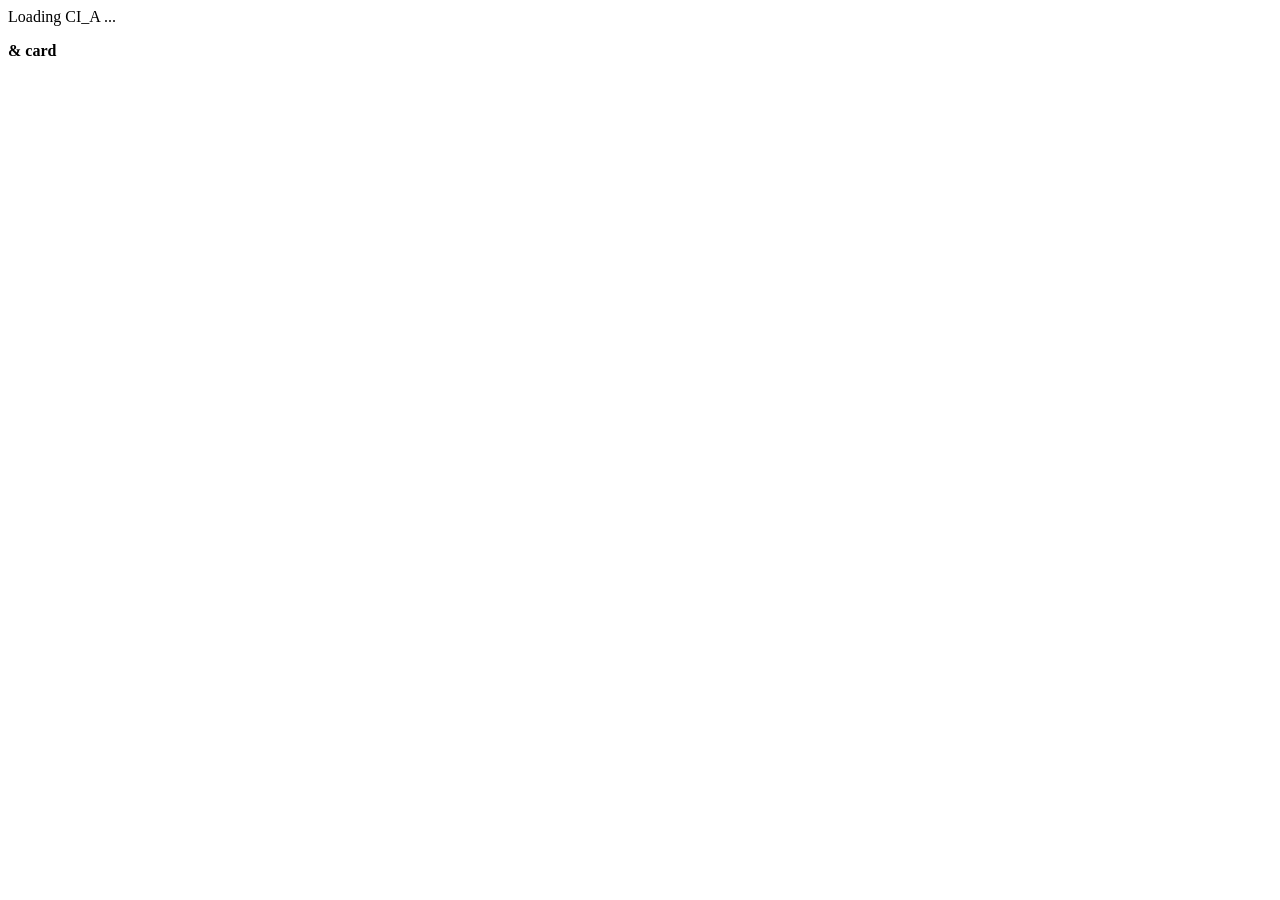
<file: tests/ci/fixtures/memote/CI_A/index.html>
<!doctype html>
<html lang="en">
<head>
  <meta charset="utf-8">
  <title>MemoteReportApp</title>
  <base href="/">
  <style>.card{margin:0;} table>tr{color:#000}</style>
</head>
<body>
<app-root>Loading CI_A ...</app-root>
<script type="text/javascript">var data = {"score": 68.0, "html": "<b>&amp; card</b>"}; document.write("<p>" + data.html + "</p>");</script>
</body>
</html>
</file>
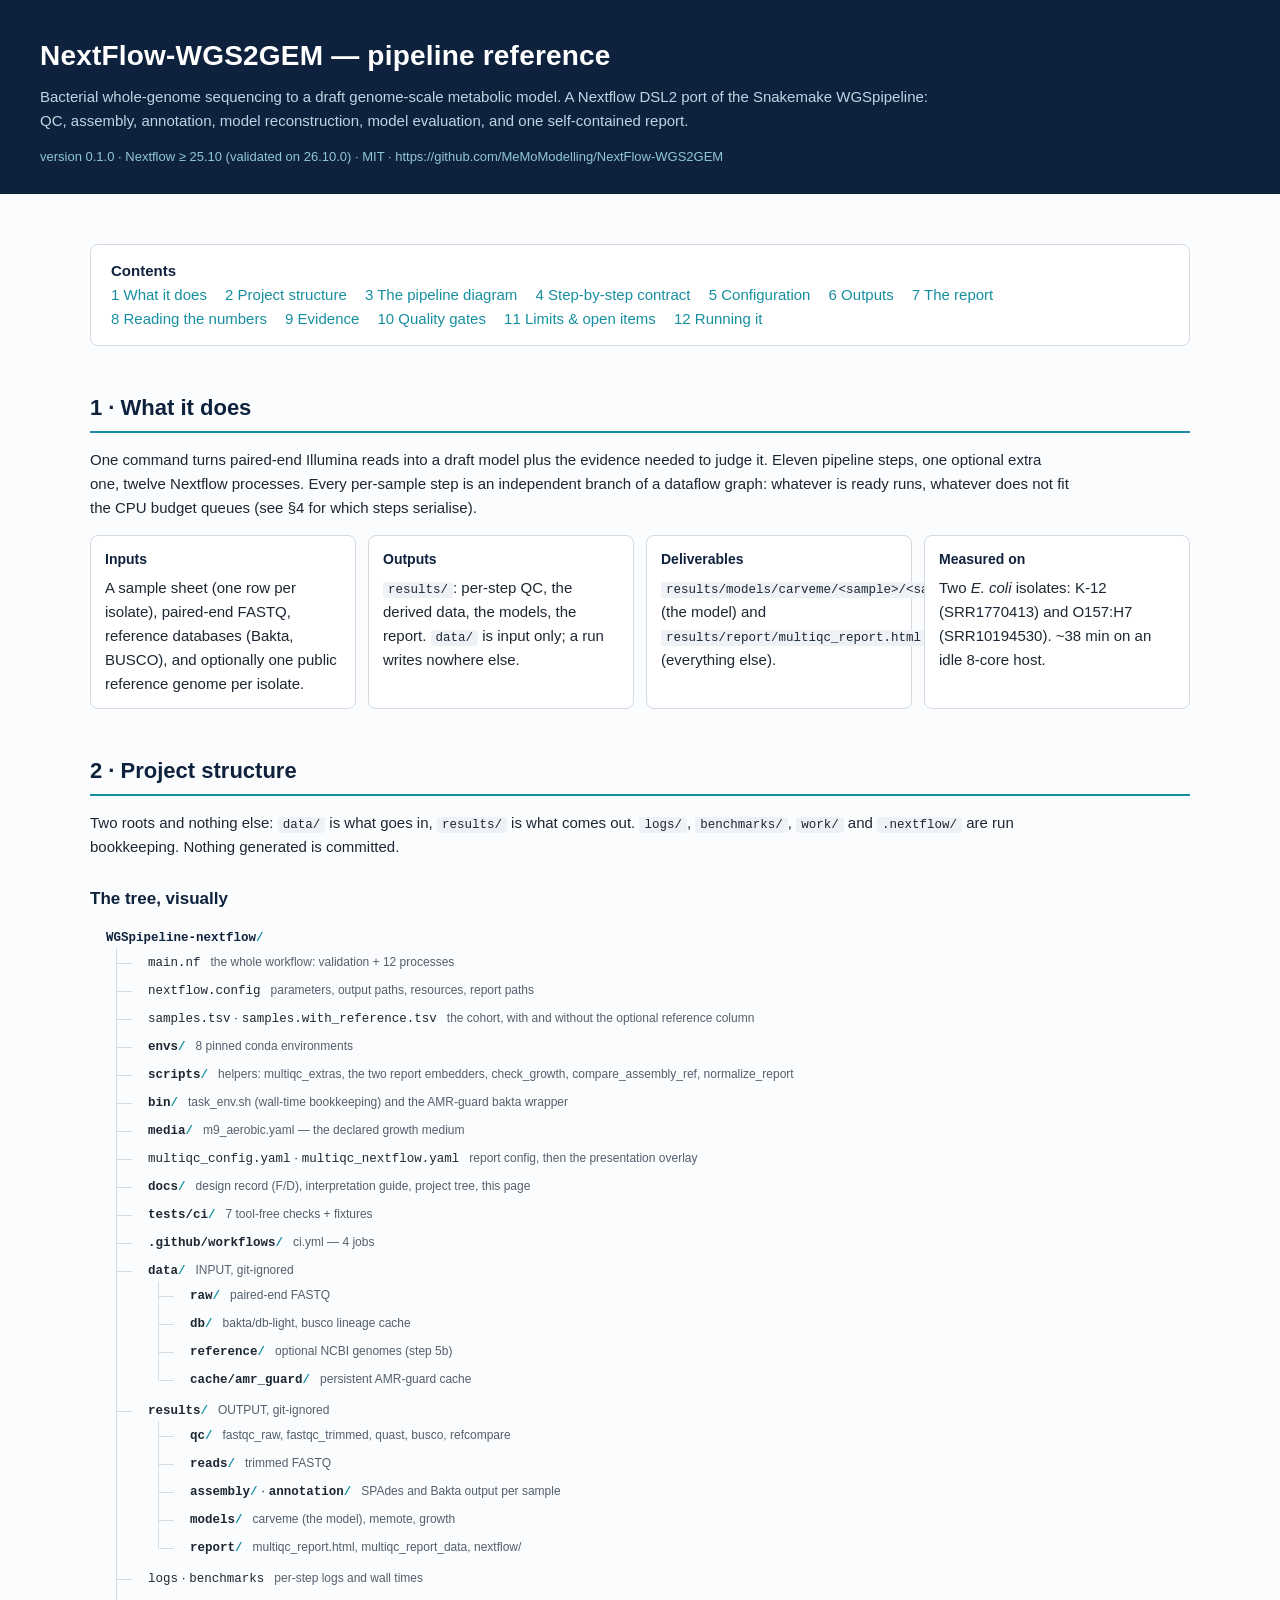
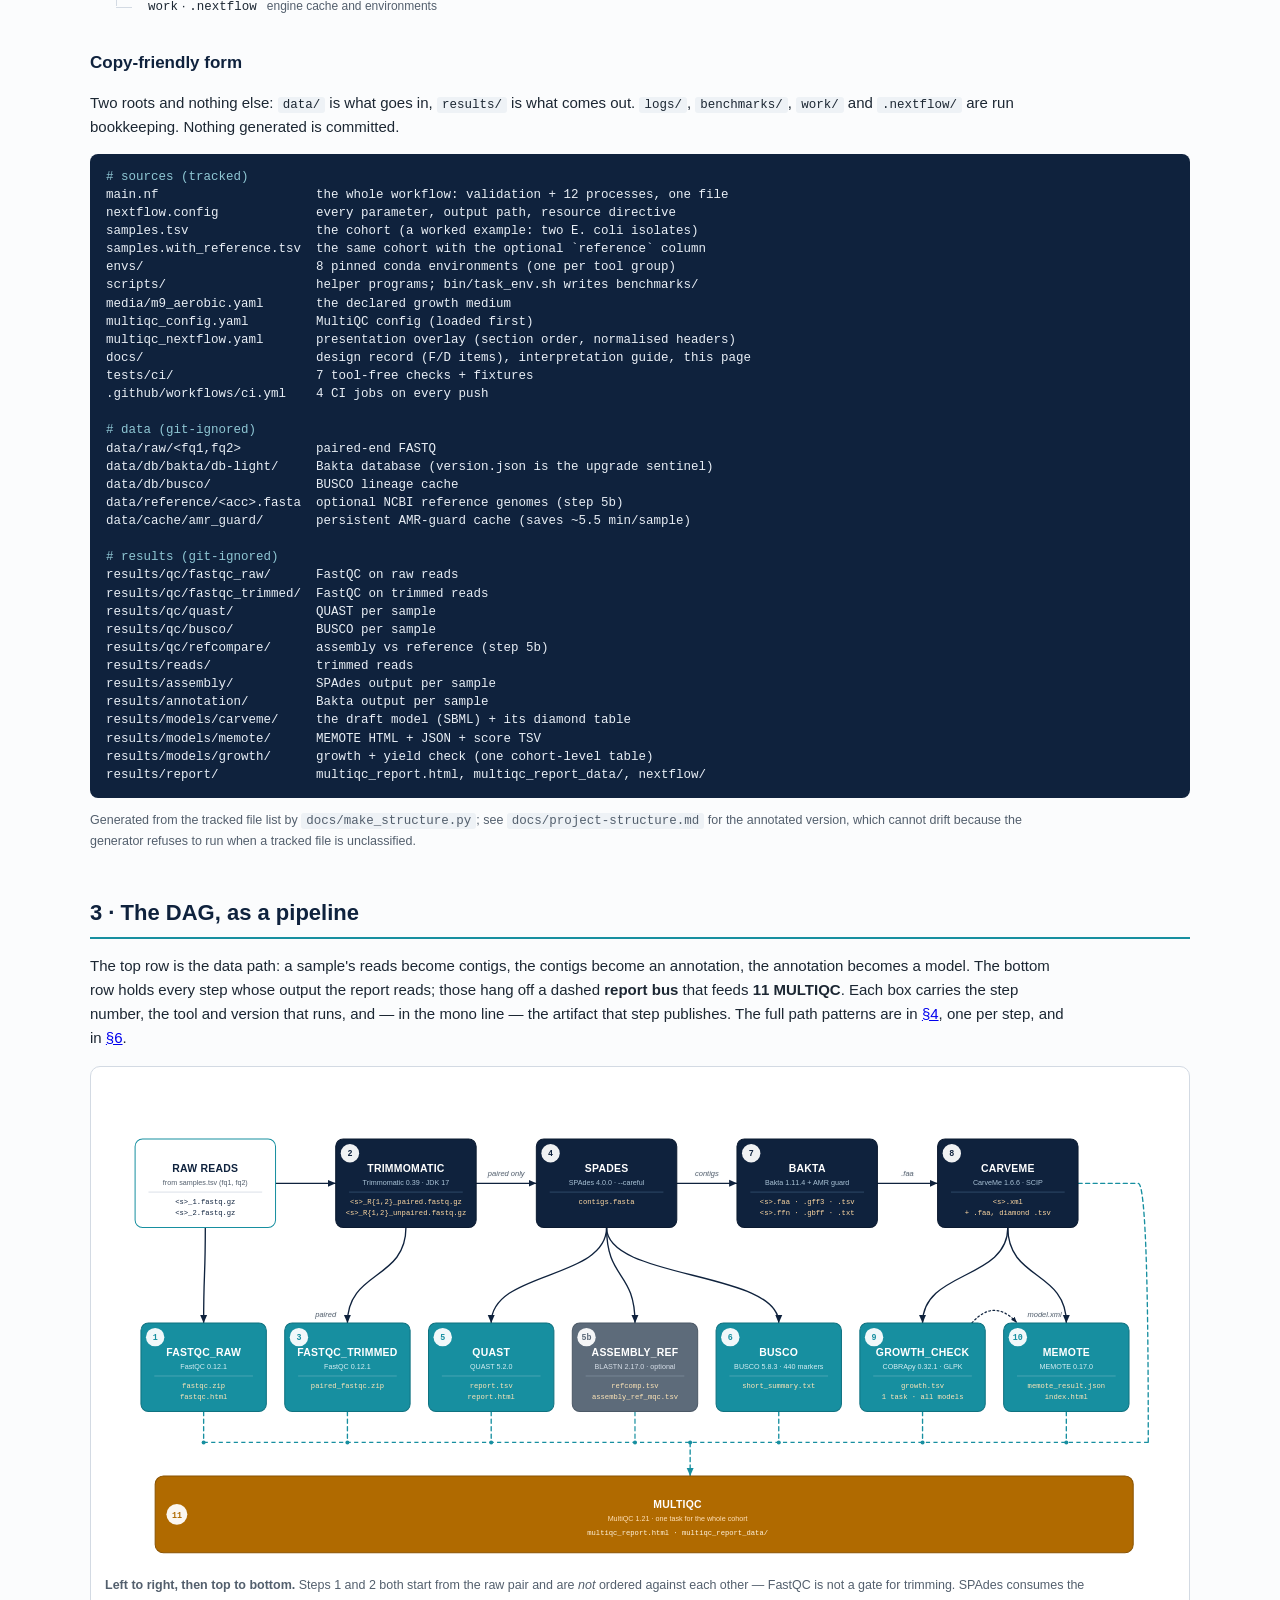
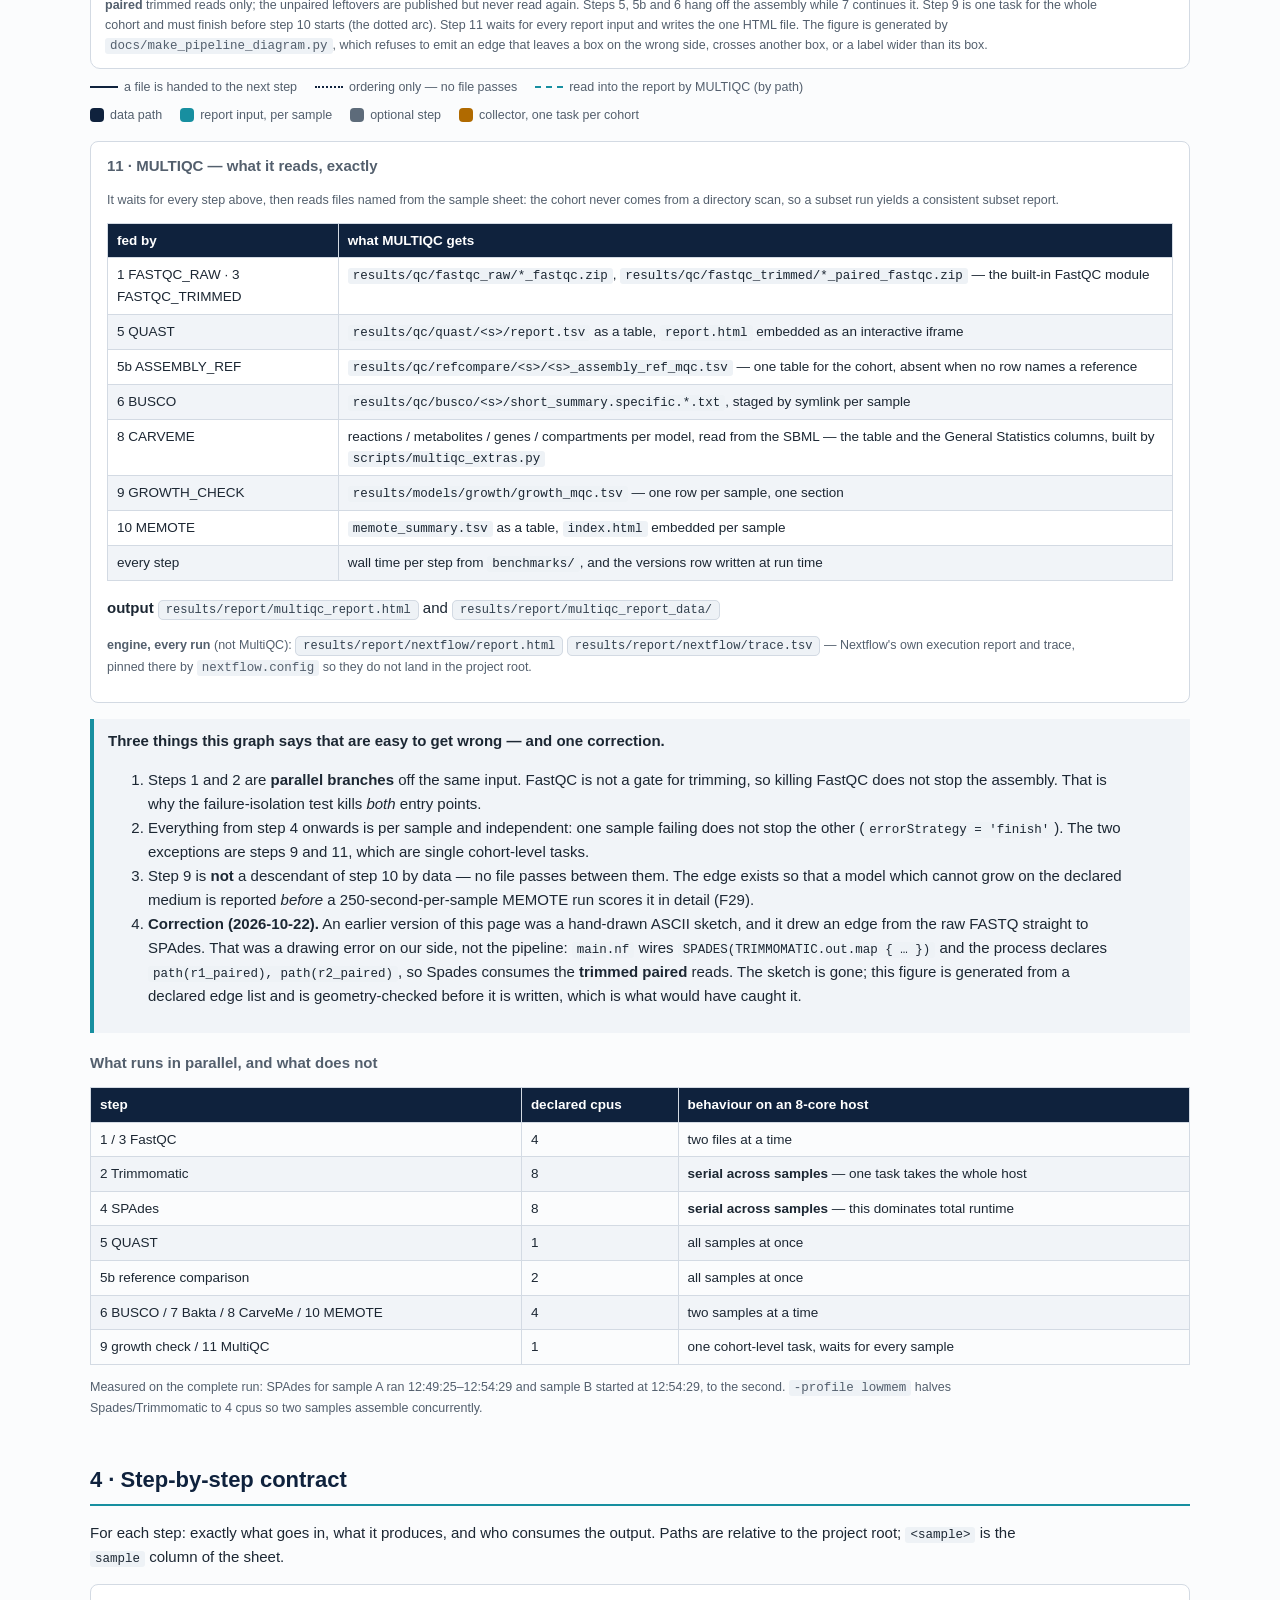
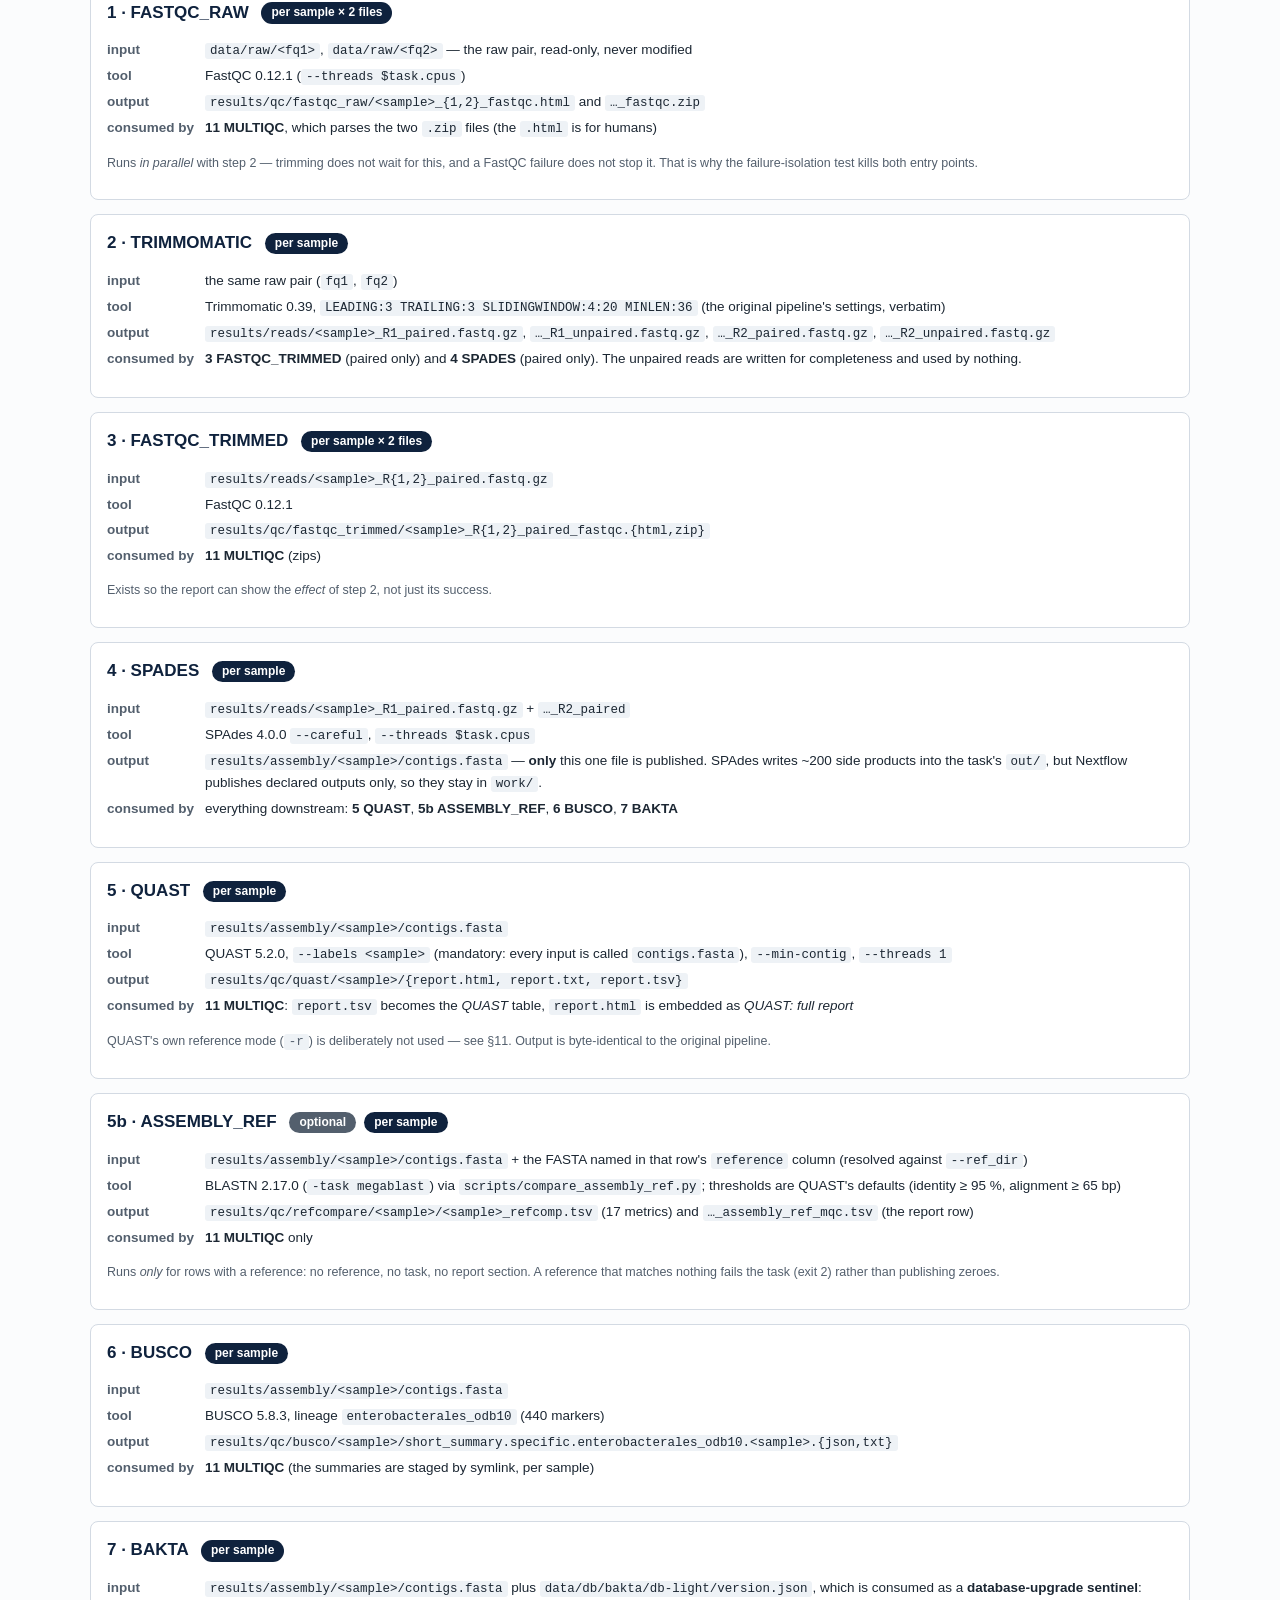
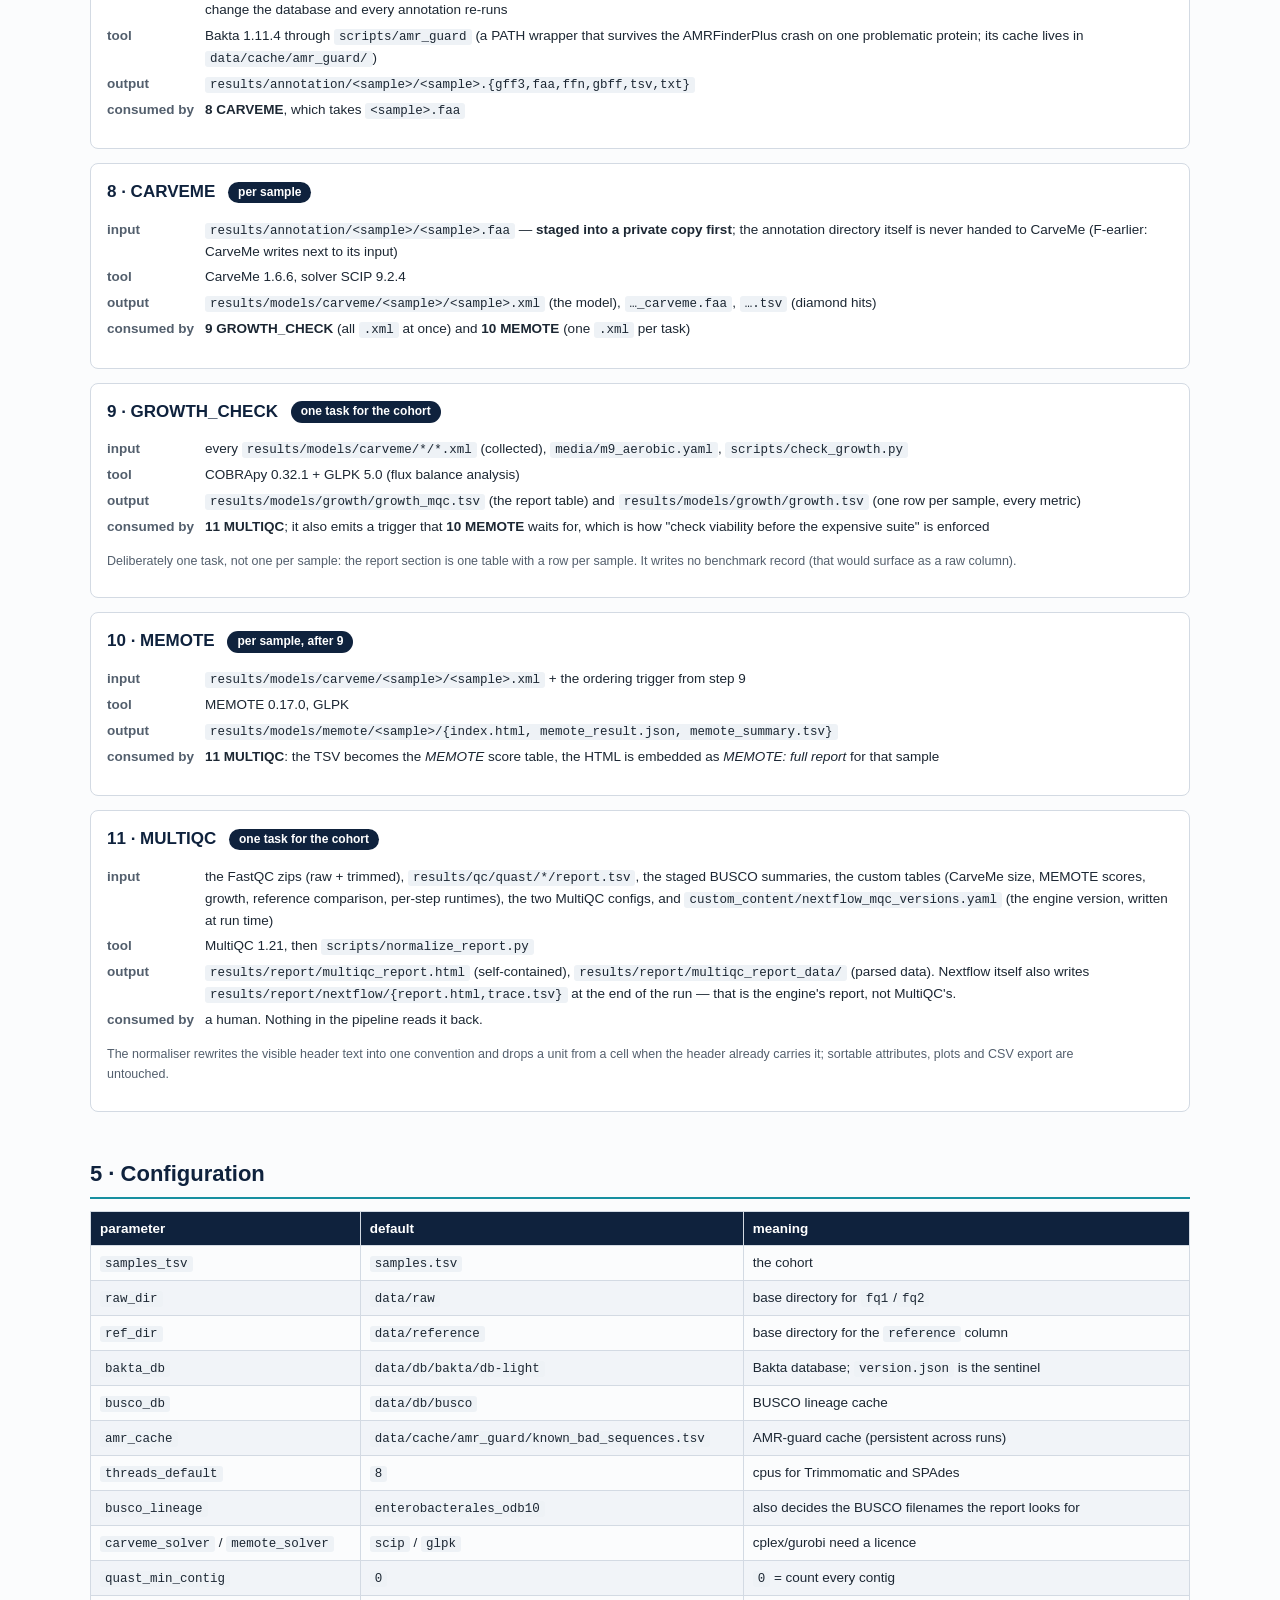
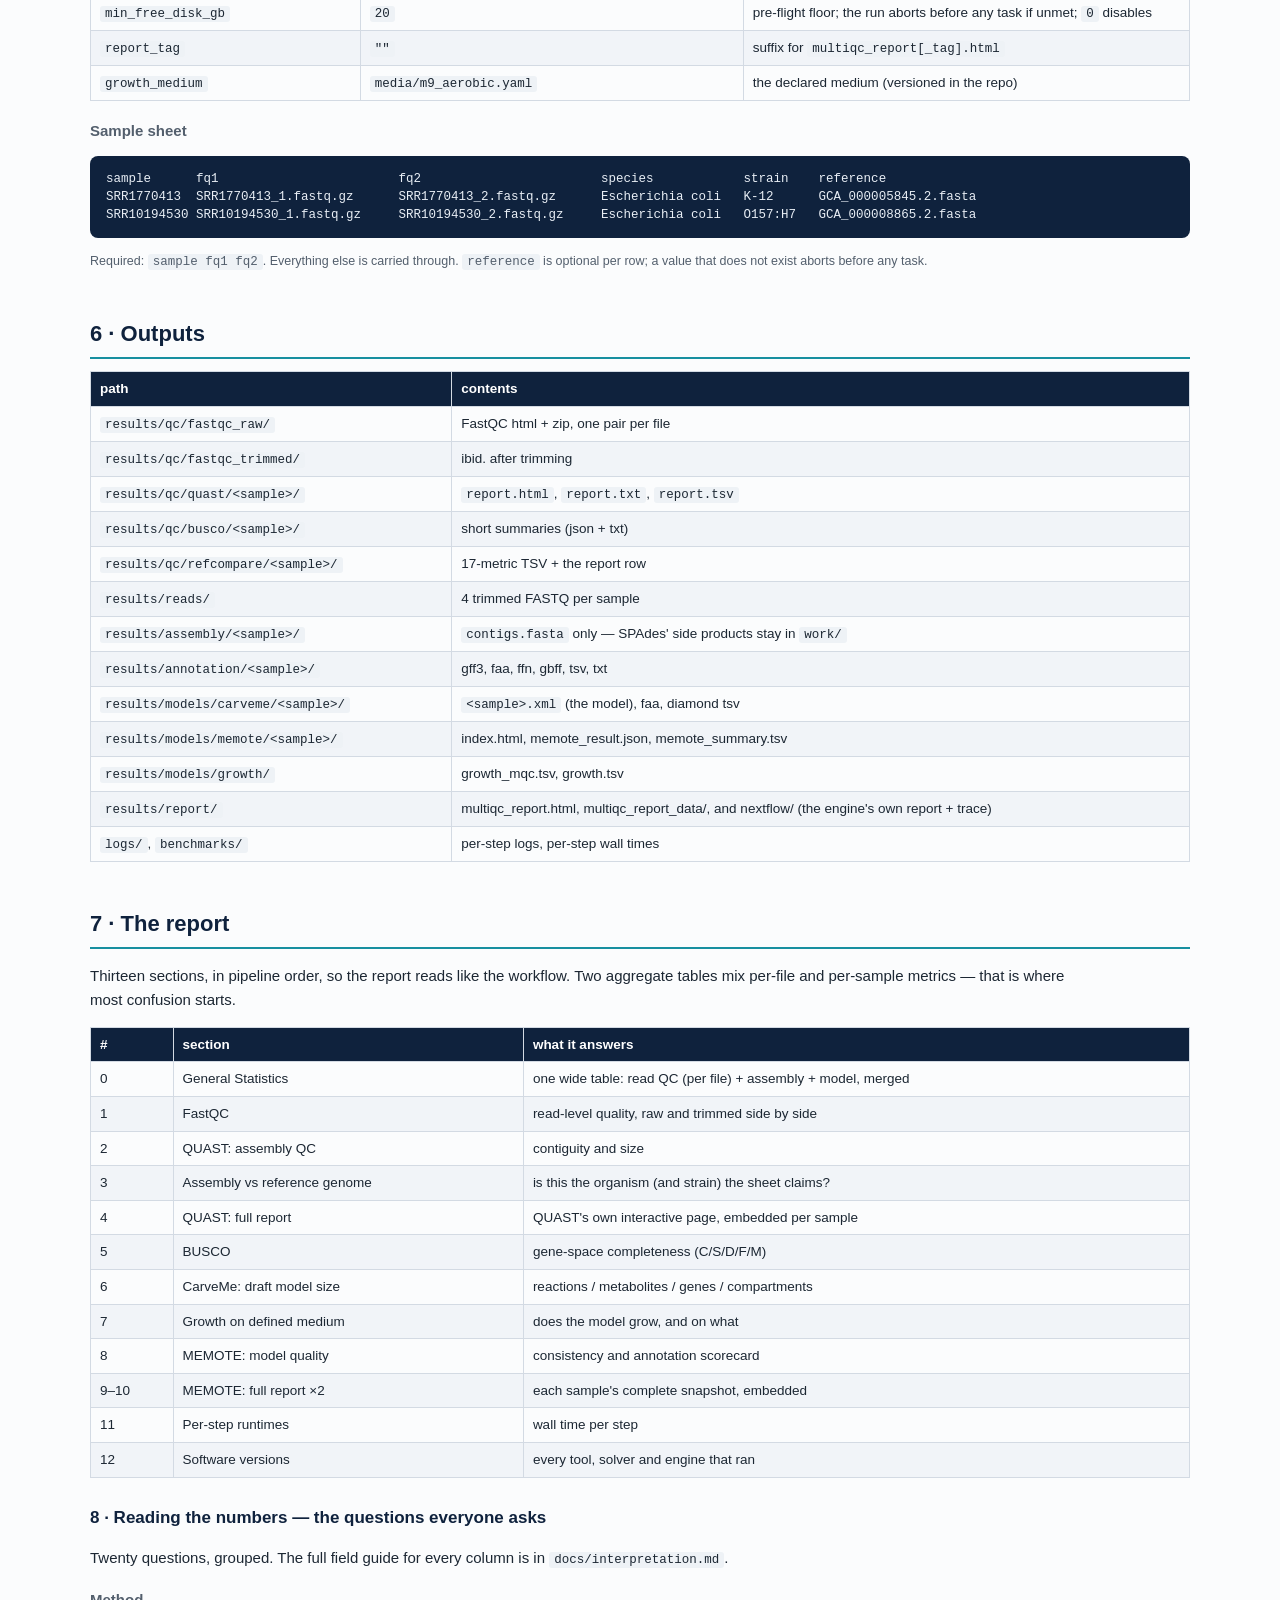
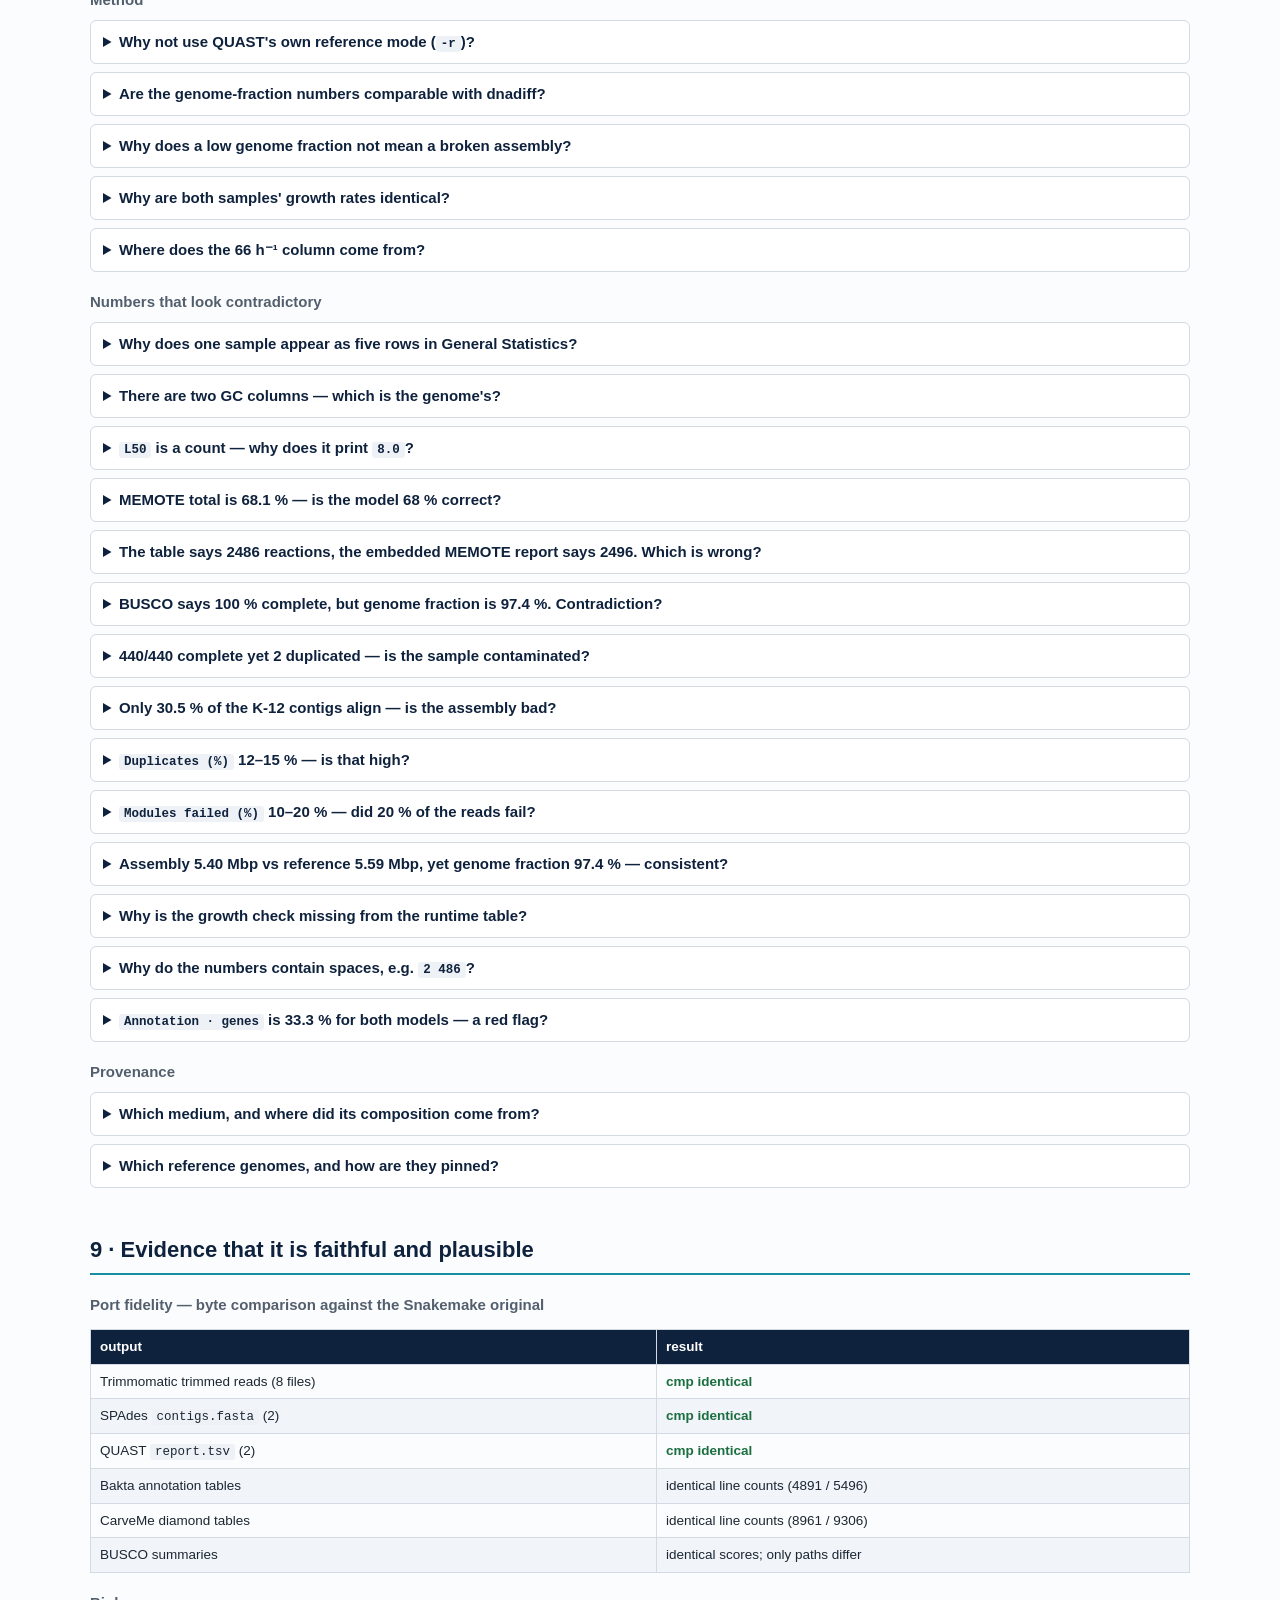
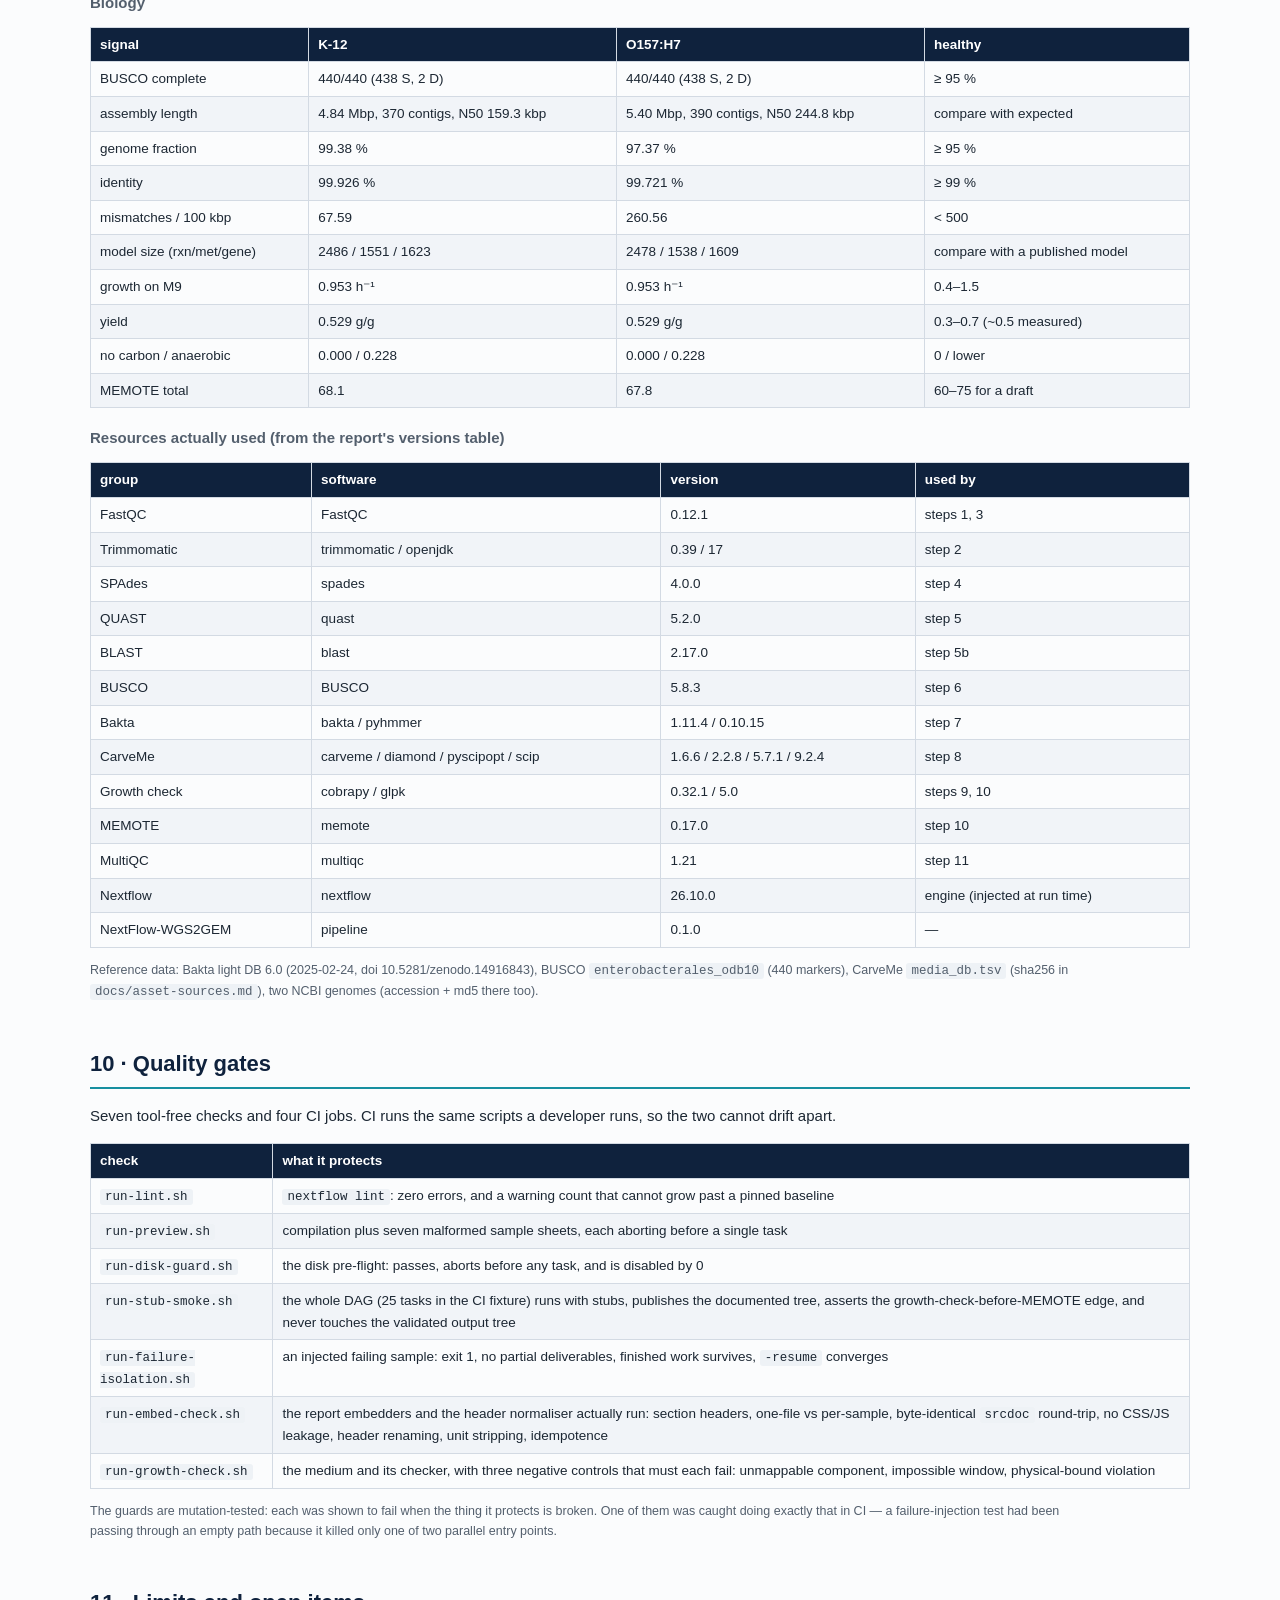
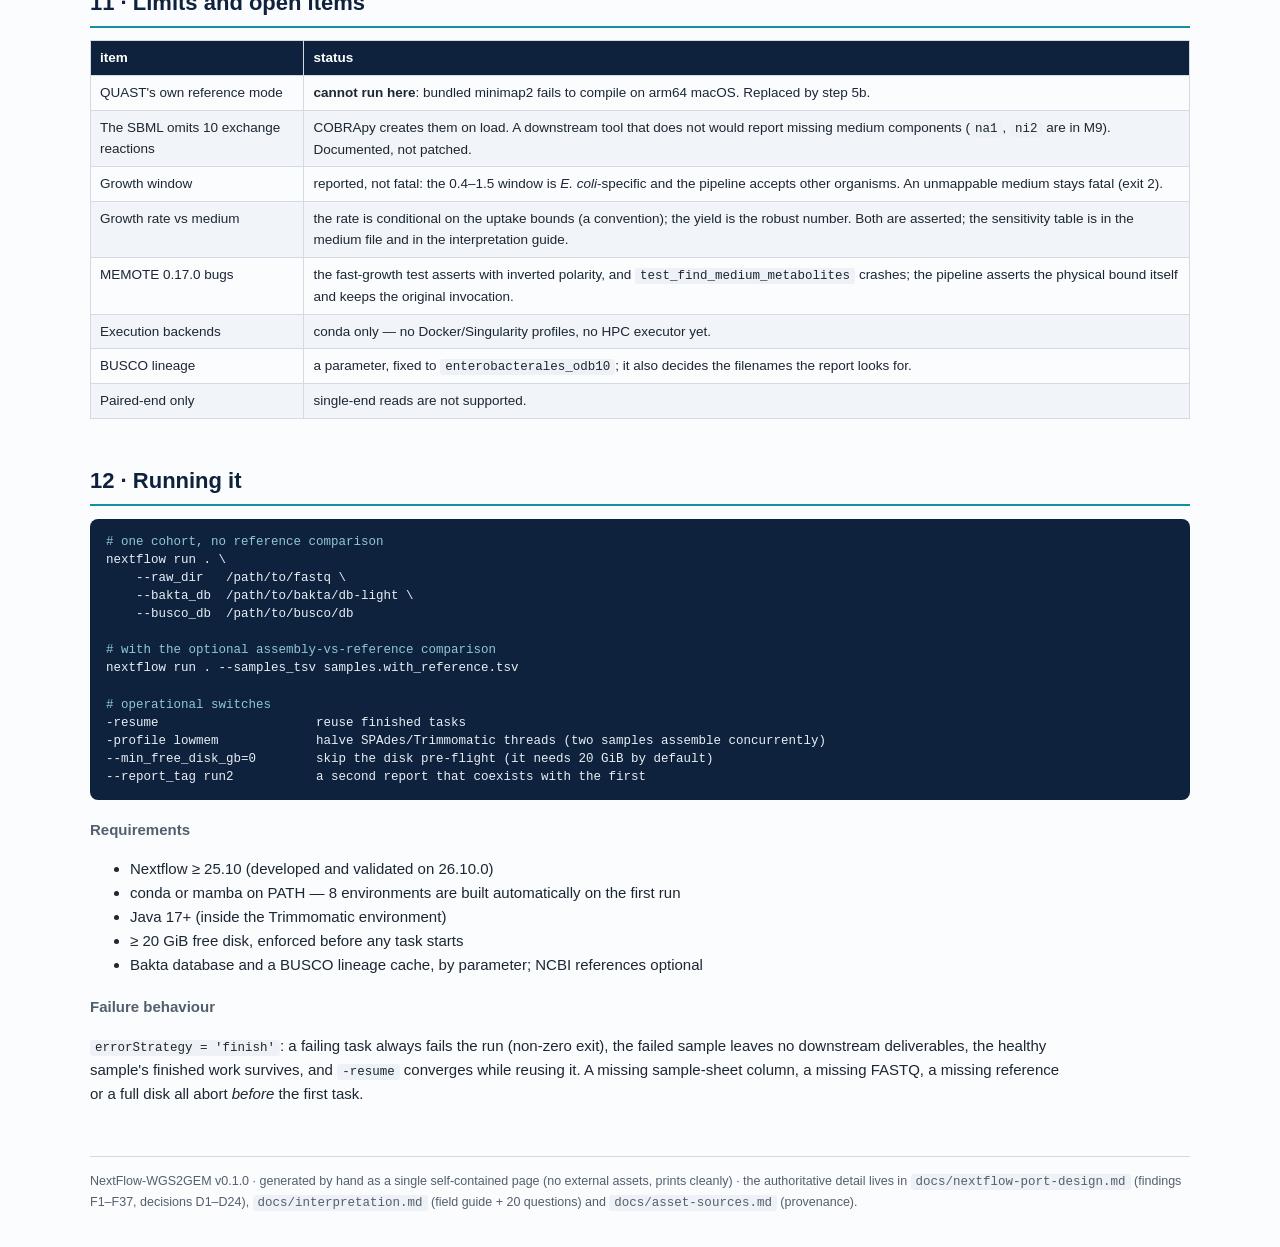
<file: docs/pipeline-summary.html>
<!DOCTYPE html>
<html lang="en">
<head>
<meta charset="utf-8">
<meta name="viewport" content="width=device-width, initial-scale=1">
<title>NextFlow-WGS2GEM — pipeline reference</title>
<style>
  :root {
    --navy:#0f223d; --teal:#178fa0; --grey:#535f6d; --line:#d3dae3;
    --bg:#fbfcfd; --panel:#f1f4f8; --warn:#b06a00; --ok:#1b6e40; --bad:#a32a2a;
  }
  * { box-sizing: border-box; }
  body { margin:0; background:var(--bg); color:#1c2733;
         font:15px/1.6 -apple-system,BlinkMacSystemFont,"Segoe UI",Helvetica,Arial,sans-serif; }
  header { background:var(--navy); color:#fff; padding:34px 40px 26px; }
  header h1 { margin:0 0 6px; font-size:28px; letter-spacing:.2px; }
  header p { margin:0; color:#bfd4e2; max-width:900px; }
  header .meta { margin-top:14px; font-size:13px; color:#8fc7d4; }
  main { max-width:1180px; margin:0 auto; padding:28px 40px 90px; }
  nav { background:#fff; border:1px solid var(--line); border-radius:8px;
        padding:14px 20px; margin:22px 0 8px; }
  nav b { color:var(--navy); }
  nav a { color:var(--teal); text-decoration:none; margin-right:14px; white-space:nowrap; }
  h2 { margin:44px 0 10px; font-size:22px; color:var(--navy);
       border-bottom:2px solid var(--teal); padding-bottom:6px; }
  h3 { margin:26px 0 8px; font-size:17px; color:var(--navy); }
  h4 { margin:18px 0 6px; font-size:15px; color:var(--grey); }
  p, li { max-width:980px; }
  table { border-collapse:collapse; width:100%; margin:12px 0 8px; font-size:13.5px; }
  th, td { border:1px solid var(--line); padding:6px 9px; text-align:left; vertical-align:top; }
  th { background:var(--navy); color:#fff; font-weight:600; }
  tbody tr:nth-child(even) { background:var(--panel); }
  code, pre { font-family:"SF Mono",Menlo,Consolas,monospace; font-size:12.5px; }
  code { background:#eef2f6; padding:1px 5px; border-radius:3px; }
  pre { background:#0f223d; color:#e8eef5; padding:14px 16px; border-radius:8px;
        overflow:auto; line-height:1.45; }
  pre .c { color:#8fc7d4; }
  .note { background:var(--panel); border-left:4px solid var(--teal); padding:10px 14px; margin:14px 0; }
  .warn { background:#fdf3e3; border-left:4px solid var(--warn); padding:10px 14px; margin:14px 0; }
  .ok   { color:var(--ok); font-weight:600; }
  .bad  { color:var(--bad); font-weight:600; }
  .small { font-size:12.5px; color:var(--grey); }
  details { border:1px solid var(--line); border-radius:6px; margin:8px 0; background:#fff; }
  details summary { cursor:pointer; padding:9px 12px; font-weight:600; color:var(--navy); }
  details[open] summary { border-bottom:1px solid var(--line); }
  details .body { padding:10px 14px 14px; }
  .grid { display:grid; grid-template-columns:repeat(auto-fit,minmax(260px,1fr)); gap:12px; }
  .card { background:#fff; border:1px solid var(--line); border-radius:8px; padding:12px 14px; }
  .card h4 { margin:0 0 6px; color:var(--navy); font-size:14px; }
  .step { border:1px solid var(--line); border-radius:8px; background:#fff; padding:14px 16px; margin:14px 0; }
  .step h3 { margin:0 0 8px; }
  .step .tag { display:inline-block; background:var(--navy); color:#fff; border-radius:20px;
               padding:1px 10px; font-size:12px; margin-left:8px; vertical-align:middle; }
  .step .tag.opt { background:var(--grey); }
  .io { display:grid; grid-template-columns:88px 1fr; gap:4px 10px; font-size:13.5px; }
  .io dt { color:var(--grey); font-weight:600; }
  .io dd { margin:0; }
  footer { border-top:1px solid var(--line); margin-top:50px; padding-top:14px;
           color:var(--grey); font-size:12.5px; }
  @media print { body { background:#fff; } nav { display:none; } pre { background:#f4f6f8; color:#111; } }

  /* --- project tree (pure CSS, no absolute positioning) --- */
  .tree { list-style:none; margin:10px 0 6px; padding-left:0; font-size:13.5px; }
  .tree ul { list-style:none; margin:0; padding-left:26px; position:relative; }
  .tree ul::before {
    content:""; position:absolute; left:10px; top:0; bottom:14px; border-left:1px solid var(--line);
  }
  .tree li { position:relative; padding:3px 0 3px 16px; }
  .tree ul > li::before {
    content:""; position:absolute; left:-16px; top:15px; width:16px; border-top:1px solid var(--line);
  }
  .tree li .n { font-family:"SF Mono",Menlo,Consolas,monospace; font-size:12.5px; }
  .tree li .d { color:var(--grey); font-size:12px; margin-left:10px; }
  .tree > li > .n { font-weight:600; color:var(--navy); }
  .tree li.dir > .n { font-weight:600; }
  .tree li.dir > .n::after { content:"/"; color:var(--teal); }
  /* artifact chip: used by the collector box and the output list */
  .o { font-family:"SF Mono",Menlo,Consolas,monospace; font-size:12px; color:#33414f;
       background:#eef2f6; border:1px solid var(--line); border-radius:5px; padding:2px 7px;
       white-space:nowrap; }
  .collector { border:1px solid var(--line); border-radius:8px; background:#fff; padding:12px 16px; margin:16px 0; }
  .collector h4 { margin:0 0 8px; }
  .legend { display:flex; gap:18px; flex-wrap:wrap; font-size:12.5px; color:var(--grey); margin:8px 0 0; }
  .legend span { display:inline-flex; align-items:center; gap:6px; }
  .swatch { width:14px; height:14px; border-radius:4px; display:inline-block; }
  .legend i.rule { width:28px; height:0; border-top:2px solid var(--navy); display:inline-block; }
  .legend i.rule.dotted { border-top-style:dotted; }
  .legend i.rule.dashed { border-top-style:dashed; border-top-color:var(--teal); }
  .figure { margin:16px 0 4px; background:#fff; border:1px solid var(--line);
            border-radius:10px; padding:16px 14px 12px; }
  .figure svg { width:100%; height:auto; display:block; }
  figcaption { font-size:12.5px; color:var(--grey); margin-top:9px; max-width:1000px; }
</style>
</head>
<body>
<header>
  <h1>NextFlow-WGS2GEM — pipeline reference</h1>
  <p>Bacterial whole-genome sequencing to a draft genome-scale metabolic model. A Nextflow DSL2
     port of the Snakemake WGSpipeline: QC, assembly, annotation, model reconstruction,
     model evaluation, and one self-contained report.</p>
  <div class="meta">version 0.1.0 · Nextflow ≥ 25.10 (validated on 26.10.0) · MIT ·
      https://github.com/MeMoModelling/NextFlow-WGS2GEM</div>
</header>

<main>

<nav>
  <b>Contents</b><br>
  <a href="#what">1 What it does</a>
  <a href="#structure">2 Project structure</a>
  <a href="#dag">3 The pipeline diagram</a>
  <a href="#steps">4 Step-by-step contract</a>
  <a href="#config">5 Configuration</a>
  <a href="#outputs">6 Outputs</a>
  <a href="#report">7 The report</a>
  <a href="#faq">8 Reading the numbers</a>
  <a href="#evidence">9 Evidence</a>
  <a href="#gates">10 Quality gates</a>
  <a href="#limits">11 Limits &amp; open items</a>
  <a href="#run">12 Running it</a>
</nav>

<h2 id="what">1 · What it does</h2>
<p>One command turns paired-end Illumina reads into a draft model plus the evidence needed to
judge it. Eleven pipeline steps, one optional extra one, twelve Nextflow processes. Every
per-sample step is an independent branch of a dataflow graph: whatever is ready runs, whatever
does not fit the CPU budget queues (see §4 for which steps serialise).</p>

<div class="grid">
  <div class="card"><h4>Inputs</h4>A sample sheet (one row per isolate), paired-end FASTQ,
    reference databases (Bakta, BUSCO), and optionally one public reference genome per isolate.</div>
  <div class="card"><h4>Outputs</h4><code>results/</code>: per-step QC, the derived data, the
    models, the report. <code>data/</code> is input only; a run writes nowhere else.</div>
  <div class="card"><h4>Deliverables</h4><code>results/models/carveme/&lt;sample&gt;/&lt;sample&gt;.xml</code>
    (the model) and <code>results/report/multiqc_report.html</code> (everything else).</div>
  <div class="card"><h4>Measured on</h4>Two <i>E. coli</i> isolates: K-12 (SRR1770413) and
    O157:H7 (SRR10194530). ~38 min on an idle 8-core host.</div>
</div>

<h2 id="structure">2 · Project structure</h2>
<p>Two roots and nothing else: <code>data/</code> is what goes in, <code>results/</code> is what
comes out. <code>logs/</code>, <code>benchmarks/</code>, <code>work/</code> and
<code>.nextflow/</code> are run bookkeeping. Nothing generated is committed.</p>

<h3>The tree, visually</h3>
<ul class="tree">
  <li class="dir"><span class="n">WGSpipeline-nextflow</span>
    <ul>
      <li><span class="n">main.nf</span><span class="d">the whole workflow: validation + 12 processes</span></li>
      <li><span class="n">nextflow.config</span><span class="d">parameters, output paths, resources, report paths</span></li>
      <li><span class="n">samples.tsv</span> · <span class="n">samples.with_reference.tsv</span><span class="d">the cohort, with and without the optional reference column</span></li>
      <li class="dir"><span class="n">envs</span><span class="d">8 pinned conda environments</span></li>
      <li class="dir"><span class="n">scripts</span><span class="d">helpers: multiqc_extras, the two report embedders, check_growth, compare_assembly_ref, normalize_report</span></li>
      <li class="dir"><span class="n">bin</span><span class="d">task_env.sh (wall-time bookkeeping) and the AMR-guard bakta wrapper</span></li>
      <li class="dir"><span class="n">media</span><span class="d">m9_aerobic.yaml — the declared growth medium</span></li>
      <li><span class="n">multiqc_config.yaml</span> · <span class="n">multiqc_nextflow.yaml</span><span class="d">report config, then the presentation overlay</span></li>
      <li class="dir"><span class="n">docs</span><span class="d">design record (F/D), interpretation guide, project tree, this page</span></li>
      <li class="dir"><span class="n">tests/ci</span><span class="d">7 tool-free checks + fixtures</span></li>
      <li class="dir"><span class="n">.github/workflows</span><span class="d">ci.yml — 4 jobs</span></li>
      <li class="dir"><span class="n">data</span><span class="d">INPUT, git-ignored</span>
        <ul>
          <li class="dir"><span class="n">raw</span><span class="d">paired-end FASTQ</span></li>
          <li class="dir"><span class="n">db</span><span class="d">bakta/db-light, busco lineage cache</span></li>
          <li class="dir"><span class="n">reference</span><span class="d">optional NCBI genomes (step 5b)</span></li>
          <li class="dir"><span class="n">cache/amr_guard</span><span class="d">persistent AMR-guard cache</span></li>
        </ul>
      </li>
      <li class="dir"><span class="n">results</span><span class="d">OUTPUT, git-ignored</span>
        <ul>
          <li class="dir"><span class="n">qc</span><span class="d">fastqc_raw, fastqc_trimmed, quast, busco, refcompare</span></li>
          <li class="dir"><span class="n">reads</span><span class="d">trimmed FASTQ</span></li>
          <li class="dir"><span class="n">assembly</span> · <span class="n">annotation</span><span class="d">SPAdes and Bakta output per sample</span></li>
          <li class="dir"><span class="n">models</span><span class="d">carveme (the model), memote, growth</span></li>
          <li class="dir"><span class="n">report</span><span class="d">multiqc_report.html, multiqc_report_data, nextflow/</span></li>
        </ul>
      </li>
      <li><span class="n">logs</span> · <span class="n">benchmarks</span><span class="d">per-step logs and wall times</span></li>
      <li><span class="n">work</span> · <span class="n">.nextflow</span><span class="d">engine cache and environments</span></li>
    </ul>
  </li>
</ul>

<h3>Copy-friendly form</h3>

<p>Two roots and nothing else: <code>data/</code> is what goes in, <code>results/</code> is what
comes out. <code>logs/</code>, <code>benchmarks/</code>, <code>work/</code> and
<code>.nextflow/</code> are run bookkeeping. Nothing generated is committed.</p>

<pre><span class="c"># sources (tracked)</span>
main.nf                     the whole workflow: validation + 12 processes, one file
nextflow.config             every parameter, output path, resource directive
samples.tsv                 the cohort (a worked example: two E. coli isolates)
samples.with_reference.tsv  the same cohort with the optional `reference` column
envs/                       8 pinned conda environments (one per tool group)
scripts/                    helper programs; bin/task_env.sh writes benchmarks/
media/m9_aerobic.yaml       the declared growth medium
multiqc_config.yaml         MultiQC config (loaded first)
multiqc_nextflow.yaml       presentation overlay (section order, normalised headers)
docs/                       design record (F/D items), interpretation guide, this page
tests/ci/                   7 tool-free checks + fixtures
.github/workflows/ci.yml    4 CI jobs on every push

<span class="c"># data (git-ignored)</span>
data/raw/&lt;fq1,fq2&gt;          paired-end FASTQ
data/db/bakta/db-light/     Bakta database (version.json is the upgrade sentinel)
data/db/busco/              BUSCO lineage cache
data/reference/&lt;acc&gt;.fasta  optional NCBI reference genomes (step 5b)
data/cache/amr_guard/       persistent AMR-guard cache (saves ~5.5 min/sample)

<span class="c"># results (git-ignored)</span>
results/qc/fastqc_raw/      FastQC on raw reads
results/qc/fastqc_trimmed/  FastQC on trimmed reads
results/qc/quast/           QUAST per sample
results/qc/busco/           BUSCO per sample
results/qc/refcompare/      assembly vs reference (step 5b)
results/reads/              trimmed reads
results/assembly/           SPAdes output per sample
results/annotation/         Bakta output per sample
results/models/carveme/     the draft model (SBML) + its diamond table
results/models/memote/      MEMOTE HTML + JSON + score TSV
results/models/growth/      growth + yield check (one cohort-level table)
results/report/             multiqc_report.html, multiqc_report_data/, nextflow/</pre>

<p class="small">Generated from the tracked file list by <code>docs/make_structure.py</code>; see
<code>docs/project-structure.md</code> for the annotated version, which cannot drift because the
generator refuses to run when a tracked file is unclassified.</p>

<h2 id="dag">3 · The DAG, as a pipeline</h2>
<p>The top row is the data path: a sample's reads become contigs, the contigs become an
annotation, the annotation becomes a model. The bottom row holds every step whose output
the report reads; those hang off a dashed <b>report bus</b> that feeds <b>11 MULTIQC</b>.
Each box carries the step number, the tool and version that runs, and — in the mono line —
the artifact that step publishes. The full path patterns are in <a href="#steps">§4</a>,
one per step, and in <a href="#outputs">§6</a>.</p>

<figure class="figure">
<!-- BEGIN pipeline diagram (generated by docs/make_pipeline_diagram.py) -->
<svg class="pd" viewBox="0 0 1280 578" width="100%" role="img" aria-label="Pipeline flow chart: reads to a metabolic model and one report" xmlns="http://www.w3.org/2000/svg"><style>
.pd { font-family:-apple-system,BlinkMacSystemFont,"Segoe UI",Helvetica,Arial,sans-serif; }
.pd text { text-anchor:middle; }
.pd .pd-name { font-size:12.5px; font-weight:700; letter-spacing:.3px; }
.pd .pd-tool { font-size:8.6px; }
.pd .pd-art  { font-family:"SF Mono",Menlo,Consolas,monospace; font-size:8.6px; }
.pd .pd-step { font-family:"SF Mono",Menlo,Consolas,monospace; font-size:10px;
               font-weight:700; }
.pd .pd-elabel { font-size:9px; font-style:italic; fill:#535f6d;
                 paint-order:stroke; stroke:#fbfcfd; stroke-width:3px;
                 stroke-linejoin:round; }
.pd .pd-opt { opacity:.9; }
@media print { .pd .pd-elabel { stroke:#fff; } }
</style><defs><marker id="pd-arw" viewBox="0 0 10 10" refX="9" refY="5" markerWidth="6.5" markerHeight="6.5" orient="auto-start-reverse"><path d="M0,1 L9,5 L0,9 z" fill="#0f223d"/></marker><marker id="pd-arw-sm" viewBox="0 0 10 10" refX="9" refY="5" markerWidth="5.5" markerHeight="5.5" orient="auto-start-reverse"><path d="M0,1.6 L9,5 L0,8.4 z" fill="#0f223d"/></marker><marker id="pd-arw-teal" viewBox="0 0 10 10" refX="9" refY="5" markerWidth="6.5" markerHeight="6.5" orient="auto-start-reverse"><path d="M0,1 L9,5 L0,9 z" fill="#178fa0"/></marker></defs><g class="pd-edges"><path class="" d="M204.0,120.0 L276.0,120.0" fill="none" stroke-linecap="round" stroke="#0f223d" stroke-width="1.6" marker-end="url(#pd-arw)"/><path class="" d="M120.0,173.0 C120.0,235.7 118.0,224.3 118.0,287.0" fill="none" stroke-linecap="round" stroke="#0f223d" stroke-width="1.6" marker-end="url(#pd-arw)"/><path class="" d="M360.0,173.0 C360.0,235.7 290.0,224.3 290.0,287.0" fill="none" stroke-linecap="round" stroke="#0f223d" stroke-width="1.6" marker-end="url(#pd-arw)"/><path class="" d="M444.0,120.0 L516.0,120.0" fill="none" stroke-linecap="round" stroke="#0f223d" stroke-width="1.6" marker-end="url(#pd-arw)"/><path class="" d="M600.0,173.0 C600.0,235.7 462.0,224.3 462.0,287.0" fill="none" stroke-linecap="round" stroke="#0f223d" stroke-width="1.6" marker-end="url(#pd-arw)"/><path class="" d="M600.0,173.0 C600.0,235.7 634.0,224.3 634.0,287.0" fill="none" stroke-linecap="round" stroke="#0f223d" stroke-width="1.6" marker-end="url(#pd-arw)"/><path class="" d="M600.0,173.0 C600.0,235.7 806.0,224.3 806.0,287.0" fill="none" stroke-linecap="round" stroke="#0f223d" stroke-width="1.6" marker-end="url(#pd-arw)"/><path class="" d="M684.0,120.0 L756.0,120.0" fill="none" stroke-linecap="round" stroke="#0f223d" stroke-width="1.6" marker-end="url(#pd-arw)"/><path class="" d="M924.0,120.0 L996.0,120.0" fill="none" stroke-linecap="round" stroke="#0f223d" stroke-width="1.6" marker-end="url(#pd-arw)"/><path class="" d="M1080.0,173.0 C1080.0,235.7 978.0,224.3 978.0,287.0" fill="none" stroke-linecap="round" stroke="#0f223d" stroke-width="1.6" marker-end="url(#pd-arw)"/><path class="" d="M1080.0,173.0 C1080.0,235.7 1150.0,224.3 1150.0,287.0" fill="none" stroke-linecap="round" stroke="#0f223d" stroke-width="1.6" marker-end="url(#pd-arw)"/><path class="" d="M1037.0,287.0 Q1064.0,257.0 1091.0,287.0" fill="none" stroke-linecap="round" stroke="#0f223d" stroke-width="1.5" stroke-dasharray="2 3" marker-end="url(#pd-arw-sm)"/><path class="" d="M118.0,393.0 L118.0,430" fill="none" stroke-linecap="round" stroke="#178fa0" stroke-width="1.6" stroke-dasharray="5 4"/><path class="" d="M290.0,393.0 L290.0,430" fill="none" stroke-linecap="round" stroke="#178fa0" stroke-width="1.6" stroke-dasharray="5 4"/><path class="" d="M462.0,393.0 L462.0,430" fill="none" stroke-linecap="round" stroke="#178fa0" stroke-width="1.6" stroke-dasharray="5 4"/><path class="pd-opt" d="M634.0,393.0 L634.0,430" fill="none" stroke-linecap="round" stroke="#178fa0" stroke-width="1.6" stroke-dasharray="5 4"/><path class="" d="M806.0,393.0 L806.0,430" fill="none" stroke-linecap="round" stroke="#178fa0" stroke-width="1.6" stroke-dasharray="5 4"/><path class="" d="M978.0,393.0 L978.0,430" fill="none" stroke-linecap="round" stroke="#178fa0" stroke-width="1.6" stroke-dasharray="5 4"/><path class="" d="M1150.0,393.0 L1150.0,430" fill="none" stroke-linecap="round" stroke="#178fa0" stroke-width="1.6" stroke-dasharray="5 4"/><path class="" d="M1164.0,120.0 L1236.0,120.0 Q1248,120.0 1248,418.0L1248,430" fill="none" stroke-linecap="round" stroke="#178fa0" stroke-width="1.6" stroke-dasharray="5 4"/><path class="" d="M700,430 L700,470" fill="none" stroke-linecap="round" stroke="#178fa0" stroke-width="1.6" stroke-dasharray="5 4" marker-end="url(#pd-arw-teal)"/><line x1="118" y1="430" x2="1248" y2="430" stroke="#178fa0" stroke-width="1.6" stroke-dasharray="5 4"/><circle cx="118" cy="430" r="2.4" fill="#178fa0"/><circle cx="290" cy="430" r="2.4" fill="#178fa0"/><circle cx="462" cy="430" r="2.4" fill="#178fa0"/><circle cx="634" cy="430" r="2.4" fill="#178fa0"/><circle cx="806" cy="430" r="2.4" fill="#178fa0"/><circle cx="978" cy="430" r="2.4" fill="#178fa0"/><circle cx="1150" cy="430" r="2.4" fill="#178fa0"/><circle cx="700" cy="430" r="2.4" fill="#178fa0"/></g><g class="pd-labels"><text class="pd-elabel" x="264" y="280" text-anchor="end">paired</text><text class="pd-elabel" x="480" y="111" text-anchor="middle">paired only</text><text class="pd-elabel" x="720" y="111" text-anchor="middle">contigs</text><text class="pd-elabel" x="960" y="111" text-anchor="middle">.faa</text><text class="pd-elabel" x="1124" y="280" text-anchor="end">model.xml</text></g><g class="pd-nodes"><g class="pd-node"><rect x="36" y="67" width="168" height="106" rx="9" fill="#ffffff" stroke="#178fa0" stroke-width="1.2"/><circle cx="53" cy="84" r="11" fill="#ffffff" opacity="0.94"/><text class="pd-step" x="53" y="87.6" fill="#ffffff">in</text><text class="pd-name" x="120" y="107" fill="#0f223d">RAW READS</text><text class="pd-tool" x="120" y="122" fill="#535f6d">from samples.tsv (fq1, fq2)</text><line x1="52" y1="130.5" x2="188" y2="130.5" stroke="#d3dae3" stroke-width="1"/><text class="pd-art" x="120" y="145" fill="#0f223d">&lt;s&gt;_1.fastq.gz</text><text class="pd-art" x="120" y="158" fill="#0f223d">&lt;s&gt;_2.fastq.gz</text></g><g class="pd-node"><rect x="276" y="67" width="168" height="106" rx="9" fill="#0f223d" stroke="#0b1a30" stroke-width="1.2"/><circle cx="293" cy="84" r="11" fill="#ffffff" opacity="0.94"/><text class="pd-step" x="293" y="87.6" fill="#0f223d">2</text><text class="pd-name" x="360" y="107" fill="#ffffff">TRIMMOMATIC</text><text class="pd-tool" x="360" y="122" fill="#a9c2d6">Trimmomatic 0.39 · JDK 17</text><line x1="292" y1="130.5" x2="428" y2="130.5" stroke="#33506f" stroke-width="1"/><text class="pd-art" x="360" y="145" fill="#ffd9a3">&lt;s&gt;_R{1,2}_paired.fastq.gz</text><text class="pd-art" x="360" y="158" fill="#ffd9a3">&lt;s&gt;_R{1,2}_unpaired.fastq.gz</text></g><g class="pd-node"><rect x="516" y="67" width="168" height="106" rx="9" fill="#0f223d" stroke="#0b1a30" stroke-width="1.2"/><circle cx="533" cy="84" r="11" fill="#ffffff" opacity="0.94"/><text class="pd-step" x="533" y="87.6" fill="#0f223d">4</text><text class="pd-name" x="600" y="107" fill="#ffffff">SPADES</text><text class="pd-tool" x="600" y="122" fill="#a9c2d6">SPAdes 4.0.0 · --careful</text><line x1="532" y1="130.5" x2="668" y2="130.5" stroke="#33506f" stroke-width="1"/><text class="pd-art" x="600" y="145" fill="#ffd9a3">contigs.fasta</text></g><g class="pd-node"><rect x="756" y="67" width="168" height="106" rx="9" fill="#0f223d" stroke="#0b1a30" stroke-width="1.2"/><circle cx="773" cy="84" r="11" fill="#ffffff" opacity="0.94"/><text class="pd-step" x="773" y="87.6" fill="#0f223d">7</text><text class="pd-name" x="840" y="107" fill="#ffffff">BAKTA</text><text class="pd-tool" x="840" y="122" fill="#a9c2d6">Bakta 1.11.4 + AMR guard</text><line x1="772" y1="130.5" x2="908" y2="130.5" stroke="#33506f" stroke-width="1"/><text class="pd-art" x="840" y="145" fill="#ffd9a3">&lt;s&gt;.faa · .gff3 · .tsv</text><text class="pd-art" x="840" y="158" fill="#ffd9a3">&lt;s&gt;.ffn · .gbff · .txt</text></g><g class="pd-node"><rect x="996" y="67" width="168" height="106" rx="9" fill="#0f223d" stroke="#0b1a30" stroke-width="1.2"/><circle cx="1013" cy="84" r="11" fill="#ffffff" opacity="0.94"/><text class="pd-step" x="1013" y="87.6" fill="#0f223d">8</text><text class="pd-name" x="1080" y="107" fill="#ffffff">CARVEME</text><text class="pd-tool" x="1080" y="122" fill="#a9c2d6">CarveMe 1.6.6 · SCIP</text><line x1="1012" y1="130.5" x2="1148" y2="130.5" stroke="#33506f" stroke-width="1"/><text class="pd-art" x="1080" y="145" fill="#ffd9a3">&lt;s&gt;.xml</text><text class="pd-art" x="1080" y="158" fill="#ffd9a3">+ .faa, diamond .tsv</text></g><g class="pd-node"><rect x="43" y="287" width="150" height="106" rx="9" fill="#178fa0" stroke="#0f7280" stroke-width="1.2"/><circle cx="60" cy="304" r="11" fill="#ffffff" opacity="0.94"/><text class="pd-step" x="60" y="307.6" fill="#178fa0">1</text><text class="pd-name" x="118" y="327" fill="#ffffff">FASTQC_RAW</text><text class="pd-tool" x="118" y="342" fill="#d6eef2">FastQC 0.12.1</text><line x1="59" y1="350.5" x2="177" y2="350.5" stroke="#4fa9b6" stroke-width="1"/><text class="pd-art" x="118" y="365" fill="#ffe6b8">fastqc.zip</text><text class="pd-art" x="118" y="378" fill="#ffe6b8">fastqc.html</text></g><g class="pd-node"><rect x="215" y="287" width="150" height="106" rx="9" fill="#178fa0" stroke="#0f7280" stroke-width="1.2"/><circle cx="232" cy="304" r="11" fill="#ffffff" opacity="0.94"/><text class="pd-step" x="232" y="307.6" fill="#178fa0">3</text><text class="pd-name" x="290" y="327" fill="#ffffff">FASTQC_TRIMMED</text><text class="pd-tool" x="290" y="342" fill="#d6eef2">FastQC 0.12.1</text><line x1="231" y1="350.5" x2="349" y2="350.5" stroke="#4fa9b6" stroke-width="1"/><text class="pd-art" x="290" y="365" fill="#ffe6b8">paired_fastqc.zip</text></g><g class="pd-node"><rect x="387" y="287" width="150" height="106" rx="9" fill="#178fa0" stroke="#0f7280" stroke-width="1.2"/><circle cx="404" cy="304" r="11" fill="#ffffff" opacity="0.94"/><text class="pd-step" x="404" y="307.6" fill="#178fa0">5</text><text class="pd-name" x="462" y="327" fill="#ffffff">QUAST</text><text class="pd-tool" x="462" y="342" fill="#d6eef2">QUAST 5.2.0</text><line x1="403" y1="350.5" x2="521" y2="350.5" stroke="#4fa9b6" stroke-width="1"/><text class="pd-art" x="462" y="365" fill="#ffe6b8">report.tsv</text><text class="pd-art" x="462" y="378" fill="#ffe6b8">report.html</text></g><g class="pd-node"><rect x="559" y="287" width="150" height="106" rx="9" fill="#5d6b7a" stroke="#4b5866" stroke-width="1.2"/><circle cx="576" cy="304" r="11" fill="#ffffff" opacity="0.94"/><text class="pd-step" x="576" y="307.6" fill="#5d6b7a">5b</text><text class="pd-name" x="634" y="327" fill="#ffffff">ASSEMBLY_REF</text><text class="pd-tool" x="634" y="342" fill="#d6dee7">BLASTN 2.17.0 · optional</text><line x1="575" y1="350.5" x2="693" y2="350.5" stroke="#7d8b9a" stroke-width="1"/><text class="pd-art" x="634" y="365" fill="#ffe6b8">refcomp.tsv</text><text class="pd-art" x="634" y="378" fill="#ffe6b8">assembly_ref_mqc.tsv</text></g><g class="pd-node"><rect x="731" y="287" width="150" height="106" rx="9" fill="#178fa0" stroke="#0f7280" stroke-width="1.2"/><circle cx="748" cy="304" r="11" fill="#ffffff" opacity="0.94"/><text class="pd-step" x="748" y="307.6" fill="#178fa0">6</text><text class="pd-name" x="806" y="327" fill="#ffffff">BUSCO</text><text class="pd-tool" x="806" y="342" fill="#d6eef2">BUSCO 5.8.3 · 440 markers</text><line x1="747" y1="350.5" x2="865" y2="350.5" stroke="#4fa9b6" stroke-width="1"/><text class="pd-art" x="806" y="365" fill="#ffe6b8">short_summary.txt</text></g><g class="pd-node"><rect x="903" y="287" width="150" height="106" rx="9" fill="#178fa0" stroke="#0f7280" stroke-width="1.2"/><circle cx="920" cy="304" r="11" fill="#ffffff" opacity="0.94"/><text class="pd-step" x="920" y="307.6" fill="#178fa0">9</text><text class="pd-name" x="978" y="327" fill="#ffffff">GROWTH_CHECK</text><text class="pd-tool" x="978" y="342" fill="#d6eef2">COBRApy 0.32.1 · GLPK</text><line x1="919" y1="350.5" x2="1037" y2="350.5" stroke="#4fa9b6" stroke-width="1"/><text class="pd-art" x="978" y="365" fill="#ffe6b8">growth.tsv</text><text class="pd-art" x="978" y="378" fill="#ffe6b8">1 task · all models</text></g><g class="pd-node"><rect x="1075" y="287" width="150" height="106" rx="9" fill="#178fa0" stroke="#0f7280" stroke-width="1.2"/><circle cx="1092" cy="304" r="11" fill="#ffffff" opacity="0.94"/><text class="pd-step" x="1092" y="307.6" fill="#178fa0">10</text><text class="pd-name" x="1150" y="327" fill="#ffffff">MEMOTE</text><text class="pd-tool" x="1150" y="342" fill="#d6eef2">MEMOTE 0.17.0</text><line x1="1091" y1="350.5" x2="1209" y2="350.5" stroke="#4fa9b6" stroke-width="1"/><text class="pd-art" x="1150" y="365" fill="#ffe6b8">memote_result.json</text><text class="pd-art" x="1150" y="378" fill="#ffe6b8">index.html</text></g><g class="pd-node"><rect x="60" y="470" width="1170" height="92" rx="10" fill="#b06a00" stroke="#8a5300" stroke-width="1.2"/><circle cx="86" cy="516" r="12.5" fill="#ffffff" opacity="0.94"/><text class="pd-step" x="86" y="520" fill="#b06a00">11</text><text class="pd-name" x="685" y="508" fill="#ffffff" text-anchor="middle">MULTIQC</text><text class="pd-tool" x="685" y="524" fill="#ffe0b8">MultiQC 1.21 · one task for the whole cohort</text><text class="pd-art" x="685" y="541" fill="#fff3dd">multiqc_report.html  ·  multiqc_report_data/</text></g></g></svg>
<!-- END pipeline diagram -->
<figcaption><b>Left to right, then top to bottom.</b> Steps 1 and 2 both start from the
raw pair and are <i>not</i> ordered against each other — FastQC is not a gate for trimming.
SPAdes consumes the <b>paired</b> trimmed reads only; the unpaired leftovers are published
but never read again. Steps 5, 5b and 6 hang off the assembly while 7 continues it. Step 9
is one task for the whole cohort and must finish before step 10 starts (the dotted arc).
Step 11 waits for every report input and writes the one HTML file. The figure is generated
by <code>docs/make_pipeline_diagram.py</code>, which refuses to emit an edge that leaves a
box on the wrong side, crosses another box, or a label wider than its box.</figcaption>
</figure>

<p class="legend">
  <span><i class="rule"></i> a file is handed to the next step</span>
  <span><i class="rule dotted"></i> ordering only — no file passes</span>
  <span><i class="rule dashed"></i> read into the report by MULTIQC (by path)</span>
</p>
<p class="legend">
  <span><span class="swatch" style="background:#0f223d"></span> data path</span>
  <span><span class="swatch" style="background:#178fa0"></span> report input, per sample</span>
  <span><span class="swatch" style="background:#5d6b7a"></span> optional step</span>
  <span><span class="swatch" style="background:#b06a00"></span> collector, one task per cohort</span>
</p>

<div class="collector">
  <h4>11 · MULTIQC — what it reads, exactly</h4>
  <p class="small">It waits for every step above, then reads files named from the sample
  sheet: the cohort never comes from a directory scan, so a subset run yields a consistent
  subset report.</p>
  <table>
    <thead><tr><th>fed by</th><th>what MULTIQC gets</th></tr></thead>
    <tbody>
      <tr><td>1 FASTQC_RAW · 3 FASTQC_TRIMMED</td><td><code>results/qc/fastqc_raw/*_fastqc.zip</code>, <code>results/qc/fastqc_trimmed/*_paired_fastqc.zip</code> — the built-in FastQC module</td></tr>
      <tr><td>5 QUAST</td><td><code>results/qc/quast/&lt;s&gt;/report.tsv</code> as a table, <code>report.html</code> embedded as an interactive iframe</td></tr>
      <tr><td>5b ASSEMBLY_REF</td><td><code>results/qc/refcompare/&lt;s&gt;/&lt;s&gt;_assembly_ref_mqc.tsv</code> — one table for the cohort, absent when no row names a reference</td></tr>
      <tr><td>6 BUSCO</td><td><code>results/qc/busco/&lt;s&gt;/short_summary.specific.*.txt</code>, staged by symlink per sample</td></tr>
      <tr><td>8 CARVEME</td><td>reactions / metabolites / genes / compartments per model, read from the SBML — the table and the General Statistics columns, built by <code>scripts/multiqc_extras.py</code></td></tr>
      <tr><td>9 GROWTH_CHECK</td><td><code>results/models/growth/growth_mqc.tsv</code> — one row per sample, one section</td></tr>
      <tr><td>10 MEMOTE</td><td><code>memote_summary.tsv</code> as a table, <code>index.html</code> embedded per sample</td></tr>
      <tr><td>every step</td><td>wall time per step from <code>benchmarks/</code>, and the versions row written at run time</td></tr>
    </tbody>
  </table>
  <p><b>output</b> <span class="o">results/report/multiqc_report.html</span> and
     <span class="o">results/report/multiqc_report_data/</span></p>
  <p class="small"><b>engine, every run</b> (not MultiQC): <span class="o">results/report/nextflow/report.html</span>
     <span class="o">results/report/nextflow/trace.tsv</span> — Nextflow's own execution report and
     trace, pinned there by <code>nextflow.config</code> so they do not land in the project root.</p>
</div>

<div class="note"><b>Three things this graph says that are easy to get wrong — and one correction.</b>
<ol>
  <li>Steps 1 and 2 are <b>parallel branches</b> off the same input. FastQC is not a gate for
      trimming, so killing FastQC does not stop the assembly. That is why the failure-isolation
      test kills <i>both</i> entry points.</li>
  <li>Everything from step 4 onwards is per sample and independent: one sample failing does not
      stop the other (<code>errorStrategy = 'finish'</code>). The two exceptions are steps 9
      and 11, which are single cohort-level tasks.</li>
  <li>Step 9 is <b>not</b> a descendant of step 10 by data — no file passes between them. The
      edge exists so that a model which cannot grow on the declared medium is reported
      <i>before</i> a 250-second-per-sample MEMOTE run scores it in detail (F29).</li>
  <li><b>Correction (2026-10-22).</b> An earlier version of this page was a hand-drawn ASCII
      sketch, and it drew an edge from the raw FASTQ straight to SPAdes. That was a drawing
      error on our side, not the pipeline: <code>main.nf</code> wires
      <code>SPADES(TRIMMOMATIC.out.map { … })</code> and the process declares
      <code>path(r1_paired), path(r2_paired)</code>, so Spades consumes the <b>trimmed
      paired</b> reads. The sketch is gone; this figure is generated from a declared edge list
      and is geometry-checked before it is written, which is what would have caught it.</li>
</ol></div>

<h4>What runs in parallel, and what does not</h4>
<table>
<thead><tr><th>step</th><th>declared cpus</th><th>behaviour on an 8-core host</th></tr></thead>
<tbody>
<tr><td>1 / 3 FastQC</td><td>4</td><td>two files at a time</td></tr>
<tr><td>2 Trimmomatic</td><td>8</td><td><b>serial across samples</b> — one task takes the whole host</td></tr>
<tr><td>4 SPAdes</td><td>8</td><td><b>serial across samples</b> — this dominates total runtime</td></tr>
<tr><td>5 QUAST</td><td>1</td><td>all samples at once</td></tr>
<tr><td>5b reference comparison</td><td>2</td><td>all samples at once</td></tr>
<tr><td>6 BUSCO / 7 Bakta / 8 CarveMe / 10 MEMOTE</td><td>4</td><td>two samples at a time</td></tr>
<tr><td>9 growth check / 11 MultiQC</td><td>1</td><td>one cohort-level task, waits for every sample</td></tr>
</tbody></table>
<p class="small">Measured on the complete run: SPAdes for sample A ran 12:49:25–12:54:29 and
sample B started at 12:54:29, to the second. <code>-profile lowmem</code> halves Spades/Trimmomatic
to 4 cpus so two samples assemble concurrently.</p>

<h2 id="steps">4 · Step-by-step contract</h2>
<p>For each step: exactly what goes in, what it produces, and who consumes the output. Paths are
relative to the project root; <code>&lt;sample&gt;</code> is the <code>sample</code> column of the
sheet.</p>

<div class="step">
<h3>1 · FASTQC_RAW <span class="tag">per sample × 2 files</span></h3>
<dl class="io">
  <dt>input</dt><dd><code>data/raw/&lt;fq1&gt;</code>, <code>data/raw/&lt;fq2&gt;</code> — the raw
    pair, read-only, never modified</dd>
  <dt>tool</dt><dd>FastQC 0.12.1 (<code>--threads $task.cpus</code>)</dd>
  <dt>output</dt><dd><code>results/qc/fastqc_raw/&lt;sample&gt;_{1,2}_fastqc.html</code> and
    <code>…_fastqc.zip</code></dd>
  <dt>consumed by</dt><dd><b>11 MULTIQC</b>, which parses the two <code>.zip</code> files
    (the <code>.html</code> is for humans)</dd>
</dl>
<p class="small">Runs <i>in parallel</i> with step 2 — trimming does not wait for this, and a
FastQC failure does not stop it. That is why the failure-isolation test kills both entry points.</p>
</div>

<div class="step">
<h3>2 · TRIMMOMATIC <span class="tag">per sample</span></h3>
<dl class="io">
  <dt>input</dt><dd>the same raw pair (<code>fq1</code>, <code>fq2</code>)</dd>
  <dt>tool</dt><dd>Trimmomatic 0.39, <code>LEADING:3 TRAILING:3 SLIDINGWINDOW:4:20 MINLEN:36</code>
    (the original pipeline's settings, verbatim)</dd>
  <dt>output</dt><dd><code>results/reads/&lt;sample&gt;_R1_paired.fastq.gz</code>,
    <code>…_R1_unpaired.fastq.gz</code>, <code>…_R2_paired.fastq.gz</code>,
    <code>…_R2_unpaired.fastq.gz</code></dd>
  <dt>consumed by</dt><dd><b>3 FASTQC_TRIMMED</b> (paired only) and <b>4 SPADES</b> (paired only).
    The unpaired reads are written for completeness and used by nothing.</dd>
</dl>
</div>

<div class="step">
<h3>3 · FASTQC_TRIMMED <span class="tag">per sample × 2 files</span></h3>
<dl class="io">
  <dt>input</dt><dd><code>results/reads/&lt;sample&gt;_R{1,2}_paired.fastq.gz</code></dd>
  <dt>tool</dt><dd>FastQC 0.12.1</dd>
  <dt>output</dt><dd><code>results/qc/fastqc_trimmed/&lt;sample&gt;_R{1,2}_paired_fastqc.{html,zip}</code></dd>
  <dt>consumed by</dt><dd><b>11 MULTIQC</b> (zips)</dd>
</dl>
<p class="small">Exists so the report can show the <i>effect</i> of step 2, not just its success.</p>
</div>

<div class="step">
<h3>4 · SPADES <span class="tag">per sample</span></h3>
<dl class="io">
  <dt>input</dt><dd><code>results/reads/&lt;sample&gt;_R1_paired.fastq.gz</code> + <code>…_R2_paired</code></dd>
  <dt>tool</dt><dd>SPAdes 4.0.0 <code>--careful</code>, <code>--threads $task.cpus</code></dd>
  <dt>output</dt><dd><code>results/assembly/&lt;sample&gt;/contigs.fasta</code> — <b>only</b> this one file is
    published. SPAdes writes ~200 side products into the task's <code>out/</code>, but Nextflow
    publishes declared outputs only, so they stay in <code>work/</code>.</dd>
  <dt>consumed by</dt><dd>everything downstream: <b>5 QUAST</b>, <b>5b ASSEMBLY_REF</b>,
    <b>6 BUSCO</b>, <b>7 BAKTA</b></dd>
</dl>
</div>

<div class="step">
<h3>5 · QUAST <span class="tag">per sample</span></h3>
<dl class="io">
  <dt>input</dt><dd><code>results/assembly/&lt;sample&gt;/contigs.fasta</code></dd>
  <dt>tool</dt><dd>QUAST 5.2.0, <code>--labels &lt;sample&gt;</code> (mandatory: every input is
    called <code>contigs.fasta</code>), <code>--min-contig</code>, <code>--threads 1</code></dd>
  <dt>output</dt><dd><code>results/qc/quast/&lt;sample&gt;/{report.html, report.txt, report.tsv}</code></dd>
  <dt>consumed by</dt><dd><b>11 MULTIQC</b>: <code>report.tsv</code> becomes the
    <i>QUAST</i> table, <code>report.html</code> is embedded as <i>QUAST: full report</i></dd>
</dl>
<p class="small">QUAST's own reference mode (<code>-r</code>) is deliberately not used — see
§11. Output is byte-identical to the original pipeline.</p>
</div>

<div class="step">
<h3>5b · ASSEMBLY_REF <span class="tag opt">optional</span><span class="tag">per sample</span></h3>
<dl class="io">
  <dt>input</dt><dd><code>results/assembly/&lt;sample&gt;/contigs.fasta</code> + the FASTA named in
    that row's <code>reference</code> column (resolved against <code>--ref_dir</code>)</dd>
  <dt>tool</dt><dd>BLASTN 2.17.0 (<code>-task megablast</code>) via
    <code>scripts/compare_assembly_ref.py</code>; thresholds are QUAST's defaults
    (identity ≥ 95 %, alignment ≥ 65 bp)</dd>
  <dt>output</dt><dd><code>results/qc/refcompare/&lt;sample&gt;/&lt;sample&gt;_refcomp.tsv</code>
    (17 metrics) and <code>…_assembly_ref_mqc.tsv</code> (the report row)</dd>
  <dt>consumed by</dt><dd><b>11 MULTIQC</b> only</dd>
</dl>
<p class="small">Runs <i>only</i> for rows with a reference: no reference, no task, no report
section. A reference that matches nothing fails the task (exit 2) rather than publishing zeroes.</p>
</div>

<div class="step">
<h3>6 · BUSCO <span class="tag">per sample</span></h3>
<dl class="io">
  <dt>input</dt><dd><code>results/assembly/&lt;sample&gt;/contigs.fasta</code></dd>
  <dt>tool</dt><dd>BUSCO 5.8.3, lineage <code>enterobacterales_odb10</code> (440 markers)</dd>
  <dt>output</dt><dd><code>results/qc/busco/&lt;sample&gt;/short_summary.specific.enterobacterales_odb10.&lt;sample&gt;.{json,txt}</code></dd>
  <dt>consumed by</dt><dd><b>11 MULTIQC</b> (the summaries are staged by symlink, per sample)</dd>
</dl>
</div>

<div class="step">
<h3>7 · BAKTA <span class="tag">per sample</span></h3>
<dl class="io">
  <dt>input</dt><dd><code>results/assembly/&lt;sample&gt;/contigs.fasta</code> plus
    <code>data/db/bakta/db-light/version.json</code>, which is consumed as a
    <b>database-upgrade sentinel</b>: change the database and every annotation re-runs</dd>
  <dt>tool</dt><dd>Bakta 1.11.4 through <code>scripts/amr_guard</code> (a PATH wrapper that
    survives the AMRFinderPlus crash on one problematic protein; its cache lives in
    <code>data/cache/amr_guard/</code>)</dd>
  <dt>output</dt><dd><code>results/annotation/&lt;sample&gt;/&lt;sample&gt;.{gff3,faa,ffn,gbff,tsv,txt}</code></dd>
  <dt>consumed by</dt><dd><b>8 CARVEME</b>, which takes <code>&lt;sample&gt;.faa</code></dd>
</dl>
</div>

<div class="step">
<h3>8 · CARVEME <span class="tag">per sample</span></h3>
<dl class="io">
  <dt>input</dt><dd><code>results/annotation/&lt;sample&gt;/&lt;sample&gt;.faa</code> — <b>staged into a
    private copy first</b>; the annotation directory itself is never handed to CarveMe (F-earlier:
    CarveMe writes next to its input)</dd>
  <dt>tool</dt><dd>CarveMe 1.6.6, solver SCIP 9.2.4</dd>
  <dt>output</dt><dd><code>results/models/carveme/&lt;sample&gt;/&lt;sample&gt;.xml</code> (the model),
    <code>…_carveme.faa</code>, <code>….tsv</code> (diamond hits)</dd>
  <dt>consumed by</dt><dd><b>9 GROWTH_CHECK</b> (all <code>.xml</code> at once) and
    <b>10 MEMOTE</b> (one <code>.xml</code> per task)</dd>
</dl>
</div>

<div class="step">
<h3>9 · GROWTH_CHECK <span class="tag">one task for the cohort</span></h3>
<dl class="io">
  <dt>input</dt><dd>every <code>results/models/carveme/*/*.xml</code> (collected),
    <code>media/m9_aerobic.yaml</code>, <code>scripts/check_growth.py</code></dd>
  <dt>tool</dt><dd>COBRApy 0.32.1 + GLPK 5.0 (flux balance analysis)</dd>
  <dt>output</dt><dd><code>results/models/growth/growth_mqc.tsv</code> (the report table) and
    <code>results/models/growth/growth.tsv</code> (one row per sample, every metric)</dd>
  <dt>consumed by</dt><dd><b>11 MULTIQC</b>; it also emits a trigger that <b>10 MEMOTE</b> waits
    for, which is how "check viability before the expensive suite" is enforced</dd>
</dl>
<p class="small">Deliberately one task, not one per sample: the report section is one table with a
row per sample. It writes no benchmark record (that would surface as a raw column).</p>
</div>

<div class="step">
<h3>10 · MEMOTE <span class="tag">per sample, after 9</span></h3>
<dl class="io">
  <dt>input</dt><dd><code>results/models/carveme/&lt;sample&gt;/&lt;sample&gt;.xml</code> + the
    ordering trigger from step 9</dd>
  <dt>tool</dt><dd>MEMOTE 0.17.0, GLPK</dd>
  <dt>output</dt><dd><code>results/models/memote/&lt;sample&gt;/{index.html, memote_result.json,
    memote_summary.tsv}</code></dd>
  <dt>consumed by</dt><dd><b>11 MULTIQC</b>: the TSV becomes the <i>MEMOTE</i> score table, the
    HTML is embedded as <i>MEMOTE: full report</i> for that sample</dd>
</dl>
</div>

<div class="step">
<h3>11 · MULTIQC <span class="tag">one task for the cohort</span></h3>
<dl class="io">
  <dt>input</dt><dd>the FastQC zips (raw + trimmed), <code>results/qc/quast/*/report.tsv</code>,
    the staged BUSCO summaries, the custom tables (CarveMe size, MEMOTE scores, growth, reference
    comparison, per-step runtimes), the two MultiQC configs, and
    <code>custom_content/nextflow_mqc_versions.yaml</code> (the engine version, written at run time)</dd>
  <dt>tool</dt><dd>MultiQC 1.21, then <code>scripts/normalize_report.py</code></dd>
  <dt>output</dt><dd><code>results/report/multiqc_report.html</code> (self-contained),
    <code>results/report/multiqc_report_data/</code> (parsed data). Nextflow itself also writes
    <code>results/report/nextflow/{report.html,trace.tsv}</code> at the end of the run — that is the
    engine's report, not MultiQC's.</dd>
  <dt>consumed by</dt><dd>a human. Nothing in the pipeline reads it back.</dd>
</dl>
<p class="small">The normaliser rewrites the visible header text into one convention and drops a
unit from a cell when the header already carries it; sortable attributes, plots and CSV export are
untouched.</p>
</div>

<h2 id="config">5 · Configuration</h2>
<table>
<thead><tr><th>parameter</th><th>default</th><th>meaning</th></tr></thead>
<tbody>
<tr><td><code>samples_tsv</code></td><td><code>samples.tsv</code></td><td>the cohort</td></tr>
<tr><td><code>raw_dir</code></td><td><code>data/raw</code></td><td>base directory for <code>fq1</code>/<code>fq2</code></td></tr>
<tr><td><code>ref_dir</code></td><td><code>data/reference</code></td><td>base directory for the <code>reference</code> column</td></tr>
<tr><td><code>bakta_db</code></td><td><code>data/db/bakta/db-light</code></td><td>Bakta database; <code>version.json</code> is the sentinel</td></tr>
<tr><td><code>busco_db</code></td><td><code>data/db/busco</code></td><td>BUSCO lineage cache</td></tr>
<tr><td><code>amr_cache</code></td><td><code>data/cache/amr_guard/known_bad_sequences.tsv</code></td><td>AMR-guard cache (persistent across runs)</td></tr>
<tr><td><code>threads_default</code></td><td><code>8</code></td><td>cpus for Trimmomatic and SPAdes</td></tr>
<tr><td><code>busco_lineage</code></td><td><code>enterobacterales_odb10</code></td><td>also decides the BUSCO filenames the report looks for</td></tr>
<tr><td><code>carveme_solver</code> / <code>memote_solver</code></td><td><code>scip</code> / <code>glpk</code></td><td>cplex/gurobi need a licence</td></tr>
<tr><td><code>quast_min_contig</code></td><td><code>0</code></td><td><code>0</code> = count every contig</td></tr>
<tr><td><code>min_free_disk_gb</code></td><td><code>20</code></td><td>pre-flight floor; the run aborts before any task if unmet; <code>0</code> disables</td></tr>
<tr><td><code>report_tag</code></td><td><code>""</code></td><td>suffix for <code>multiqc_report[_tag].html</code></td></tr>
<tr><td><code>growth_medium</code></td><td><code>media/m9_aerobic.yaml</code></td><td>the declared medium (versioned in the repo)</td></tr>
</tbody></table>

<h4>Sample sheet</h4>
<pre>sample      fq1                        fq2                        species            strain    reference
SRR1770413  SRR1770413_1.fastq.gz      SRR1770413_2.fastq.gz      Escherichia coli   K-12      GCA_000005845.2.fasta
SRR10194530 SRR10194530_1.fastq.gz     SRR10194530_2.fastq.gz     Escherichia coli   O157:H7   GCA_000008865.2.fasta</pre>
<p class="small">Required: <code>sample fq1 fq2</code>. Everything else is carried through.
<code>reference</code> is optional per row; a value that does not exist aborts before any task.</p>

<h2 id="outputs">6 · Outputs</h2>
<table>
<thead><tr><th>path</th><th>contents</th></tr></thead>
<tbody>
<tr><td><code>results/qc/fastqc_raw/</code></td><td>FastQC html + zip, one pair per file</td></tr>
<tr><td><code>results/qc/fastqc_trimmed/</code></td><td>ibid. after trimming</td></tr>
<tr><td><code>results/qc/quast/&lt;sample&gt;/</code></td><td><code>report.html</code>, <code>report.txt</code>, <code>report.tsv</code></td></tr>
<tr><td><code>results/qc/busco/&lt;sample&gt;/</code></td><td>short summaries (json + txt)</td></tr>
<tr><td><code>results/qc/refcompare/&lt;sample&gt;/</code></td><td>17-metric TSV + the report row</td></tr>
<tr><td><code>results/reads/</code></td><td>4 trimmed FASTQ per sample</td></tr>
<tr><td><code>results/assembly/&lt;sample&gt;/</code></td><td><code>contigs.fasta</code> only — SPAdes' side products stay in <code>work/</code></td></tr>
<tr><td><code>results/annotation/&lt;sample&gt;/</code></td><td>gff3, faa, ffn, gbff, tsv, txt</td></tr>
<tr><td><code>results/models/carveme/&lt;sample&gt;/</code></td><td><code>&lt;sample&gt;.xml</code> (the model), faa, diamond tsv</td></tr>
<tr><td><code>results/models/memote/&lt;sample&gt;/</code></td><td>index.html, memote_result.json, memote_summary.tsv</td></tr>
<tr><td><code>results/models/growth/</code></td><td>growth_mqc.tsv, growth.tsv</td></tr>
<tr><td><code>results/report/</code></td><td>multiqc_report.html, multiqc_report_data/, and nextflow/ (the engine's own report + trace)</td></tr>
<tr><td><code>logs/</code>, <code>benchmarks/</code></td><td>per-step logs, per-step wall times</td></tr>
</tbody></table>

<h2 id="report">7 · The report</h2>
<p>Thirteen sections, in pipeline order, so the report reads like the workflow. Two aggregate
tables mix per-file and per-sample metrics — that is where most confusion starts.</p>

<table>
<thead><tr><th>#</th><th>section</th><th>what it answers</th></tr></thead>
<tbody>
<tr><td>0</td><td>General Statistics</td><td>one wide table: read QC (per file) + assembly + model, merged</td></tr>
<tr><td>1</td><td>FastQC</td><td>read-level quality, raw and trimmed side by side</td></tr>
<tr><td>2</td><td>QUAST: assembly QC</td><td>contiguity and size</td></tr>
<tr><td>3</td><td>Assembly vs reference genome</td><td>is this the organism (and strain) the sheet claims?</td></tr>
<tr><td>4</td><td>QUAST: full report</td><td>QUAST's own interactive page, embedded per sample</td></tr>
<tr><td>5</td><td>BUSCO</td><td>gene-space completeness (C/S/D/F/M)</td></tr>
<tr><td>6</td><td>CarveMe: draft model size</td><td>reactions / metabolites / genes / compartments</td></tr>
<tr><td>7</td><td>Growth on defined medium</td><td>does the model grow, and on what</td></tr>
<tr><td>8</td><td>MEMOTE: model quality</td><td>consistency and annotation scorecard</td></tr>
<tr><td>9–10</td><td>MEMOTE: full report ×2</td><td>each sample's complete snapshot, embedded</td></tr>
<tr><td>11</td><td>Per-step runtimes</td><td>wall time per step</td></tr>
<tr><td>12</td><td>Software versions</td><td>every tool, solver and engine that ran</td></tr>
</tbody></table>

<h3 id="faq">8 · Reading the numbers — the questions everyone asks</h3>
<p>Twenty questions, grouped. The full field guide for every column is in
<code>docs/interpretation.md</code>.</p>

<h4>Method</h4>
<details><summary>Why not use QUAST's own reference mode (<code>-r</code>)?</summary><div class="body">
<p>It compiles a bundled minimap2 on first use, and on arm64 macOS that compile fails
(<code>-msse2</code>, <code>-mfpu=</code> are x86/Linux flags). QUAST then only <i>warns</i> and
silently falls back to reference-independent statistics, and it has no hook for an external
aligner. Step 5b therefore does the comparison with BLASTN at QUAST's own thresholds, which also
keeps QUAST's output byte-identical to the original pipeline.</p></div></details>

<details><summary>Are the genome-fraction numbers comparable with dnadiff?</summary><div class="body">
<p>Conceptually yes, and the thresholds are the same. The aligner differs, so treat <code>99.38</code>
as "essentially complete", not as a value to compare with a published 99.4.</p></div></details>

<details><summary>Why does a low genome fraction not mean a broken assembly?</summary><div class="body">
<p>The reference is a yardstick, not a truth claim. Sakai is one O157:H7 isolate; this project's
O157:H7 sample recovers 97.37 % of it at 99.72 % identity with four times the mismatch rate of the
K-12 sample — the signature of a different strain of the same serotype. The task fails only when
a reference matches <i>nothing</i>.</p></div></details>

<details><summary>Why are both samples' growth rates identical?</summary><div class="body">
<p>Both models share CarveMe's template biomass equation and the same declared medium, so the
optimum is set by the medium, not by the isolate. Do not use it to compare strains.</p></div></details>

<details><summary>Where does the 66 h⁻¹ column come from?</summary><div class="body">
<p>It is CarveMe's shipped medium with all 342 exchange reactions open: the cell imports every
amino acid, nucleotide, vitamin and metal, so the objective measures how fast biomass can be
assembled from ready-made parts. It is the number that would have been reported as "growth" if
nobody declared a medium.</p></div></details>

<h4>Numbers that look contradictory</h4>
<details><summary>Why does one sample appear as five rows in General Statistics?</summary><div class="body">
<p>FastQC runs per FASTQ file (four per sample); assembly and model steps run per sample. The
aggregate table has one row per entity, so an isolate appears as <code>SRR1770413</code> plus
<code>_1</code>, <code>_2</code>, <code>_R1_paired</code>, <code>_R2_paired</code>. Blank cells
mean "not applicable at this granularity".</p></div></details>

<details><summary>There are two GC columns — which is the genome's?</summary><div class="body">
<p><code>Assembly GC (%)</code> (QUAST, 50.34). <code>Reads GC (%)</code> is measured on the reads
(FastQC, 50). They agree here, which is the expected sanity check; a divergence points at
contamination or a wrong species.</p></div></details>

<details><summary><code>L50</code> is a count — why does it print <code>8.0</code>?</summary><div class="body">
<p>MultiQC formats every numeric column with one decimal; the header says <code>(contigs)</code>.
It used to be worse: the QUAST module scales count columns to thousands, so an L50 of 8 printed
<code>0.0 K</code>. The overlay now sets <code>quast_config.total_number_contigs_multiplier: 1</code>.</p></div></details>

<details><summary>MEMOTE total is 68.1 % — is the model 68 % correct?</summary><div class="body">
<p>No. It is a weighted score over 12 consistency and annotation tests, not a fraction of anything
physical. The biomass/growth/medium tests carry weight 0 in MEMOTE 0.17.0, so they cannot move it —
which is exactly why step 9 exists.</p></div></details>

<details><summary>The table says 2486 reactions, the embedded MEMOTE report says 2496. Which is wrong?</summary><div class="body">
<p>Neither. COBRApy creates 10 exchange reactions on load for metabolites that have none in the
file (<code>na1</code>, <code>ni2</code>, <code>cd2</code>, <code>cm</code>, <code>hg2</code>,
<code>fusa</code>, <code>gbbtn</code>, <code>novbcn</code>, <code>doxrbcn</code>,
<code>ttrcyc</code>). The SBML has 2486; MEMOTE sees 2496. Quote which one you mean.</p></div></details>

<details><summary>BUSCO says 100 % complete, but genome fraction is 97.4 %. Contradiction?</summary><div class="body">
<p>No. BUSCO asks "are the 440 conserved genes present?"; genome fraction asks "how much of the
reference sequence did I recover?". A complete gene set can sit on an assembly that is missing
accessory regions — which is the O157:H7 case.</p></div></details>

<details><summary>440/440 complete yet 2 duplicated — is the sample contaminated?</summary><div class="body">
<p><code>D = 2</code> means two markers occur more than once; the complete count still includes
them. Two is within normal short-read variation. More than ~5 % would be worth investigating.</p></div></details>

<details><summary>Only 30.5 % of the K-12 contigs align — is the assembly bad?</summary><div class="body">
<p>No, and this is the most misread number in the report. Those 113 aligned contigs carry 94.45 %
of the assembly's bases; the remaining ~257 are tiny fragments, often below the 65 bp alignment
threshold. Read <code>Genome fraction</code> for completeness.</p></div></details>

<details><summary><code>Duplicates (%)</code> 12–15 % — is that high?</summary><div class="body">
<p>Normal for short-read libraries, and it inflates apparent coverage only slightly. Compare raw
with trimmed: trimming does not change it, which is expected (duplicates are mostly PCR artefacts,
not adapters).</p></div></details>

<details><summary><code>Modules failed (%)</code> 10–20 % — did 20 % of the reads fail?</summary><div class="body">
<p>No: it is the share of FastQC <i>modules</i> that failed for that file. It drops to 0 % after
trimming, which is the useful signal.</p></div></details>

<details><summary>Assembly 5.40 Mbp vs reference 5.59 Mbp, yet genome fraction 97.4 % — consistent?</summary><div class="body">
<p>Yes: 97.4 % of 5.59 Mbp ≈ 5.45 Mbp of the reference is covered. The assembly is shorter because
it lacks ~190 kbp of accessory sequence present in Sakai (and carries a little of its own).
Coverage of a shorter genome is what a different strain looks like.</p></div></details>

<details><summary>Why is the growth check missing from the runtime table?</summary><div class="body">
<p>It writes no <code>benchmarks/</code> record: that directory is the Snakemake step set, and an
unknown label would appear as a raw column. Its cost is seconds; the log timestamps are the
record. The same applies to the reference comparison.</p></div></details>

<details><summary>Why do the numbers contain spaces, e.g. <code>2 486</code>?</summary><div class="body">
<p>MultiQC's thousand separator: 2486. (The report normaliser deliberately leaves numeric
separators alone.)</p></div></details>

<details><summary><code>Annotation · genes</code> is 33.3 % for both models — a red flag?</summary><div class="body">
<p>A property of CarveMe drafts, not of the data: gene-associated annotations and SBO terms are
sparse in reconstructed models, and identical across isolates because both came through the same
reconstruction path.</p></div></details>

<h4>Provenance</h4>
<details><summary>Which medium, and where did its composition come from?</summary><div class="body">
<p><code>media/m9_aerobic.yaml</code>: the 20 compounds are taken verbatim from CarveMe's own
<code>media_db.tsv</code> row <code>M9</code> (carveme 1.6.6, sha256 recorded in
<code>docs/asset-sources.md</code>). The uptake <b>rates</b> (glucose 10, O₂ 20, the rest 1000
mmol·gDW⁻¹·h⁻¹) are a documented project convention, not measurements. The growth rate depends on
them — 0.476 / 0.953 / 1.283 / 28.772 h⁻¹ for a glucose bound of 5 / 10 / 20 / unlimited — while
the yield (0.529 g/g) does not, which is why plausibility is argued from the yield.</p></div></details>

<details><summary>Which reference genomes, and how are they pinned?</summary><div class="body">
<p><code>GCA_000005845.2</code> (<i>E. coli</i> K-12 MG1655, 4,641,652 bp, one sequence) and
<code>GCA_000008865.2</code> (<i>E. coli</i> O157:H7 Sakai, 5,594,605 bp, chromosome + pOSAK1 +
pO157), fetched from NCBI Datasets. Accession, length and md5 are recorded in
<code>docs/asset-sources.md</code>; the FASTAs are git-ignored.</p></div></details>

<h2 id="evidence">9 · Evidence that it is faithful and plausible</h2>
<h4>Port fidelity — byte comparison against the Snakemake original</h4>
<table>
<thead><tr><th>output</th><th>result</th></tr></thead>
<tbody>
<tr><td>Trimmomatic trimmed reads (8 files)</td><td><span class="ok">cmp identical</span></td></tr>
<tr><td>SPAdes <code>contigs.fasta</code> (2)</td><td><span class="ok">cmp identical</span></td></tr>
<tr><td>QUAST <code>report.tsv</code> (2)</td><td><span class="ok">cmp identical</span></td></tr>
<tr><td>Bakta annotation tables</td><td>identical line counts (4891 / 5496)</td></tr>
<tr><td>CarveMe diamond tables</td><td>identical line counts (8961 / 9306)</td></tr>
<tr><td>BUSCO summaries</td><td>identical scores; only paths differ</td></tr>
</tbody></table>

<h4>Biology</h4>
<table>
<thead><tr><th>signal</th><th>K-12</th><th>O157:H7</th><th>healthy</th></tr></thead>
<tbody>
<tr><td>BUSCO complete</td><td>440/440 (438 S, 2 D)</td><td>440/440 (438 S, 2 D)</td><td>≥ 95 %</td></tr>
<tr><td>assembly length</td><td>4.84 Mbp, 370 contigs, N50 159.3 kbp</td><td>5.40 Mbp, 390 contigs, N50 244.8 kbp</td><td>compare with expected</td></tr>
<tr><td>genome fraction</td><td>99.38 %</td><td>97.37 %</td><td>≥ 95 %</td></tr>
<tr><td>identity</td><td>99.926 %</td><td>99.721 %</td><td>≥ 99 %</td></tr>
<tr><td>mismatches / 100 kbp</td><td>67.59</td><td>260.56</td><td>&lt; 500</td></tr>
<tr><td>model size (rxn/met/gene)</td><td>2486 / 1551 / 1623</td><td>2478 / 1538 / 1609</td><td>compare with a published model</td></tr>
<tr><td>growth on M9</td><td>0.953 h⁻¹</td><td>0.953 h⁻¹</td><td>0.4–1.5</td></tr>
<tr><td>yield</td><td>0.529 g/g</td><td>0.529 g/g</td><td>0.3–0.7 (~0.5 measured)</td></tr>
<tr><td>no carbon / anaerobic</td><td>0.000 / 0.228</td><td>0.000 / 0.228</td><td>0 / lower</td></tr>
<tr><td>MEMOTE total</td><td>68.1</td><td>67.8</td><td>60–75 for a draft</td></tr>
</tbody></table>

<h4>Resources actually used (from the report's versions table)</h4>
<table>
<thead><tr><th>group</th><th>software</th><th>version</th><th>used by</th></tr></thead>
<tbody>
<tr><td>FastQC</td><td>FastQC</td><td>0.12.1</td><td>steps 1, 3</td></tr>
<tr><td>Trimmomatic</td><td>trimmomatic / openjdk</td><td>0.39 / 17</td><td>step 2</td></tr>
<tr><td>SPAdes</td><td>spades</td><td>4.0.0</td><td>step 4</td></tr>
<tr><td>QUAST</td><td>quast</td><td>5.2.0</td><td>step 5</td></tr>
<tr><td>BLAST</td><td>blast</td><td>2.17.0</td><td>step 5b</td></tr>
<tr><td>BUSCO</td><td>BUSCO</td><td>5.8.3</td><td>step 6</td></tr>
<tr><td>Bakta</td><td>bakta / pyhmmer</td><td>1.11.4 / 0.10.15</td><td>step 7</td></tr>
<tr><td>CarveMe</td><td>carveme / diamond / pyscipopt / scip</td><td>1.6.6 / 2.2.8 / 5.7.1 / 9.2.4</td><td>step 8</td></tr>
<tr><td>Growth check</td><td>cobrapy / glpk</td><td>0.32.1 / 5.0</td><td>steps 9, 10</td></tr>
<tr><td>MEMOTE</td><td>memote</td><td>0.17.0</td><td>step 10</td></tr>
<tr><td>MultiQC</td><td>multiqc</td><td>1.21</td><td>step 11</td></tr>
<tr><td>Nextflow</td><td>nextflow</td><td>26.10.0</td><td>engine (injected at run time)</td></tr>
<tr><td>NextFlow-WGS2GEM</td><td>pipeline</td><td>0.1.0</td><td>—</td></tr>
</tbody></table>
<p class="small">Reference data: Bakta light DB 6.0 (2025-02-24, doi 10.5281/zenodo.14916843),
BUSCO <code>enterobacterales_odb10</code> (440 markers), CarveMe <code>media_db.tsv</code>
(sha256 in <code>docs/asset-sources.md</code>), two NCBI genomes (accession + md5 there too).</p>

<h2 id="gates">10 · Quality gates</h2>
<p>Seven tool-free checks and four CI jobs. CI runs the same scripts a developer runs, so the two
cannot drift apart.</p>
<table>
<thead><tr><th>check</th><th>what it protects</th></tr></thead>
<tbody>
<tr><td><code>run-lint.sh</code></td><td><code>nextflow lint</code>: zero errors, and a warning count that cannot grow past a pinned baseline</td></tr>
<tr><td><code>run-preview.sh</code></td><td>compilation plus seven malformed sample sheets, each aborting before a single task</td></tr>
<tr><td><code>run-disk-guard.sh</code></td><td>the disk pre-flight: passes, aborts before any task, and is disabled by 0</td></tr>
<tr><td><code>run-stub-smoke.sh</code></td><td>the whole DAG (25 tasks in the CI fixture) runs with stubs, publishes the documented tree, asserts the growth-check-before-MEMOTE edge, and never touches the validated output tree</td></tr>
<tr><td><code>run-failure-isolation.sh</code></td><td>an injected failing sample: exit 1, no partial deliverables, finished work survives, <code>-resume</code> converges</td></tr>
<tr><td><code>run-embed-check.sh</code></td><td>the report embedders and the header normaliser actually run: section headers, one-file vs per-sample, byte-identical <code>srcdoc</code> round-trip, no CSS/JS leakage, header renaming, unit stripping, idempotence</td></tr>
<tr><td><code>run-growth-check.sh</code></td><td>the medium and its checker, with three negative controls that must each fail: unmappable component, impossible window, physical-bound violation</td></tr>
</tbody></table>
<p class="small">The guards are mutation-tested: each was shown to fail when the thing it protects
is broken. One of them was caught doing exactly that in CI — a failure-injection test had been
passing through an empty path because it killed only one of two parallel entry points.</p>

<h2 id="limits">11 · Limits and open items</h2>
<table>
<thead><tr><th>item</th><th>status</th></tr></thead>
<tbody>
<tr><td>QUAST's own reference mode</td><td><b>cannot run here</b>: bundled minimap2 fails to compile on arm64 macOS. Replaced by step 5b.</td></tr>
<tr><td>The SBML omits 10 exchange reactions</td><td>COBRApy creates them on load. A downstream tool that does not would report missing medium components (<code>na1</code>, <code>ni2</code> are in M9). Documented, not patched.</td></tr>
<tr><td>Growth window</td><td>reported, not fatal: the 0.4–1.5 window is <i>E. coli</i>-specific and the pipeline accepts other organisms. An unmappable medium stays fatal (exit 2).</td></tr>
<tr><td>Growth rate vs medium</td><td>the rate is conditional on the uptake bounds (a convention); the yield is the robust number. Both are asserted; the sensitivity table is in the medium file and in the interpretation guide.</td></tr>
<tr><td>MEMOTE 0.17.0 bugs</td><td>the fast-growth test asserts with inverted polarity, and <code>test_find_medium_metabolites</code> crashes; the pipeline asserts the physical bound itself and keeps the original invocation.</td></tr>
<tr><td>Execution backends</td><td>conda only — no Docker/Singularity profiles, no HPC executor yet.</td></tr>
<tr><td>BUSCO lineage</td><td>a parameter, fixed to <code>enterobacterales_odb10</code>; it also decides the filenames the report looks for.</td></tr>
<tr><td>Paired-end only</td><td>single-end reads are not supported.</td></tr>
</tbody></table>

<h2 id="run">12 · Running it</h2>
<pre><span class="c"># one cohort, no reference comparison</span>
nextflow run . \
    --raw_dir   /path/to/fastq \
    --bakta_db  /path/to/bakta/db-light \
    --busco_db  /path/to/busco/db

<span class="c"># with the optional assembly-vs-reference comparison</span>
nextflow run . --samples_tsv samples.with_reference.tsv

<span class="c"># operational switches</span>
-resume                     reuse finished tasks
-profile lowmem             halve SPAdes/Trimmomatic threads (two samples assemble concurrently)
--min_free_disk_gb=0        skip the disk pre-flight (it needs 20 GiB by default)
--report_tag run2           a second report that coexists with the first
</pre>

<h4>Requirements</h4>
<ul>
  <li>Nextflow ≥ 25.10 (developed and validated on 26.10.0)</li>
  <li>conda or mamba on PATH — 8 environments are built automatically on the first run</li>
  <li>Java 17+ (inside the Trimmomatic environment)</li>
  <li>≥ 20 GiB free disk, enforced before any task starts</li>
  <li>Bakta database and a BUSCO lineage cache, by parameter; NCBI references optional</li>
</ul>

<h4>Failure behaviour</h4>
<p><code>errorStrategy = 'finish'</code>: a failing task always fails the run (non-zero exit), the
failed sample leaves no downstream deliverables, the healthy sample's finished work survives, and
<code>-resume</code> converges while reusing it. A missing sample-sheet column, a missing FASTQ,
a missing reference or a full disk all abort <em>before</em> the first task.</p>

<footer>
  NextFlow-WGS2GEM v0.1.0 · generated by hand as a single self-contained page (no external
  assets, prints cleanly) · the authoritative detail lives in
  <code>docs/nextflow-port-design.md</code> (findings F1–F37, decisions D1–D24),
  <code>docs/interpretation.md</code> (field guide + 20 questions) and
  <code>docs/asset-sources.md</code> (provenance).
</footer>

</main>
</body>
</html>
</file>
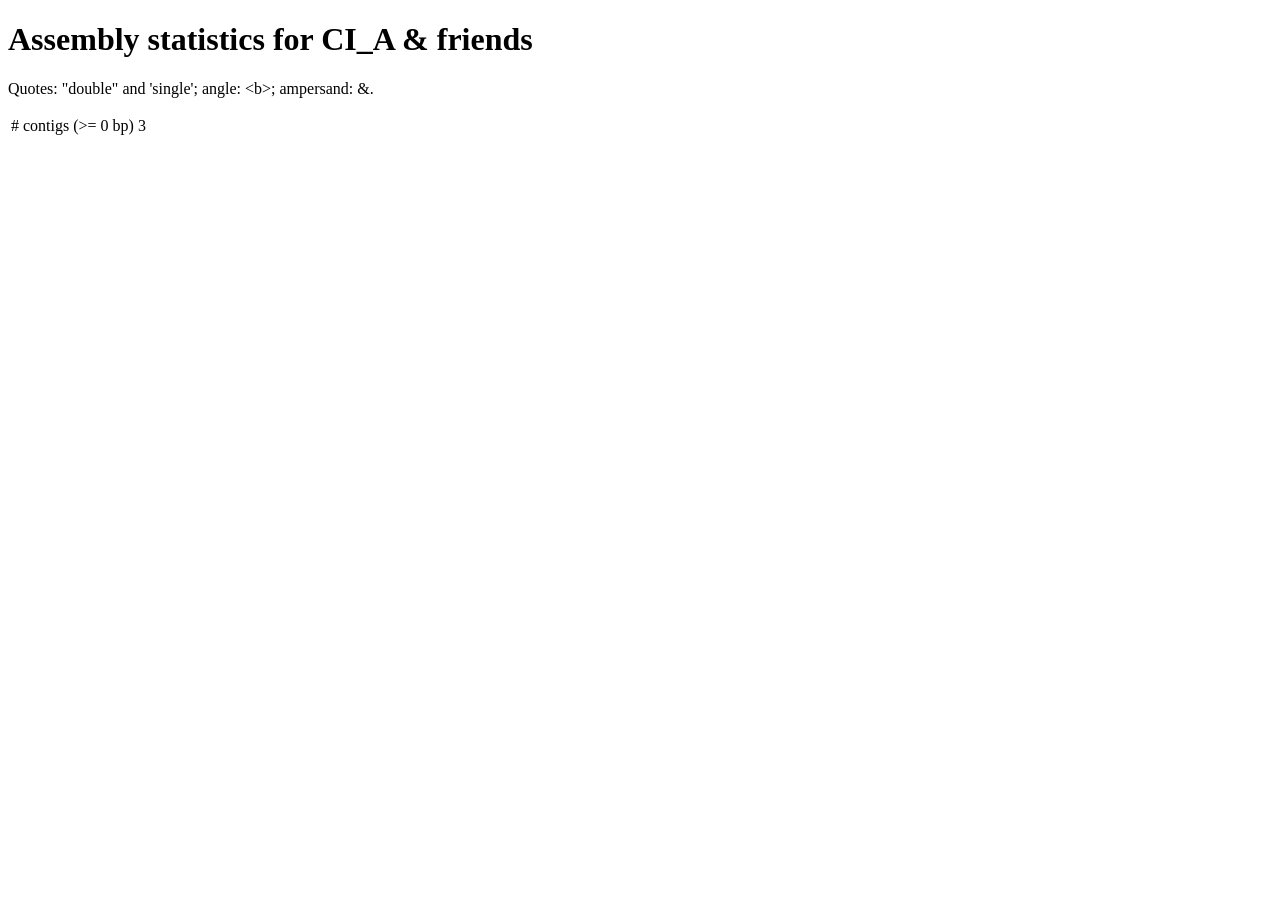
<file: tests/ci/fixtures/quast/CI_A/report.html>
<!DOCTYPE html>
<html lang="en">
<head>
    <meta http-equiv="Content-Type" content="text/html;charset=utf-8">
    <style rel="stylesheet">.tooltip-inner{max-width:200px;} .a>b{color:#000}</style>
    <title>QUAST report CI_A</title>
</head>
<body>
<h1>Assembly statistics for CI_A &amp; friends</h1>
<p>Quotes: "double" and 'single'; angle: &lt;b&gt;; ampersand: &amp;.</p>
<table><tr><td># contigs (&gt;= 0 bp)</td><td>3</td></tr></table>
<script type="text/javascript">var q = "a<b&c"; if (1 < 2) { document.title = 'x' + q; }</script>
</body>
</html>
</file>
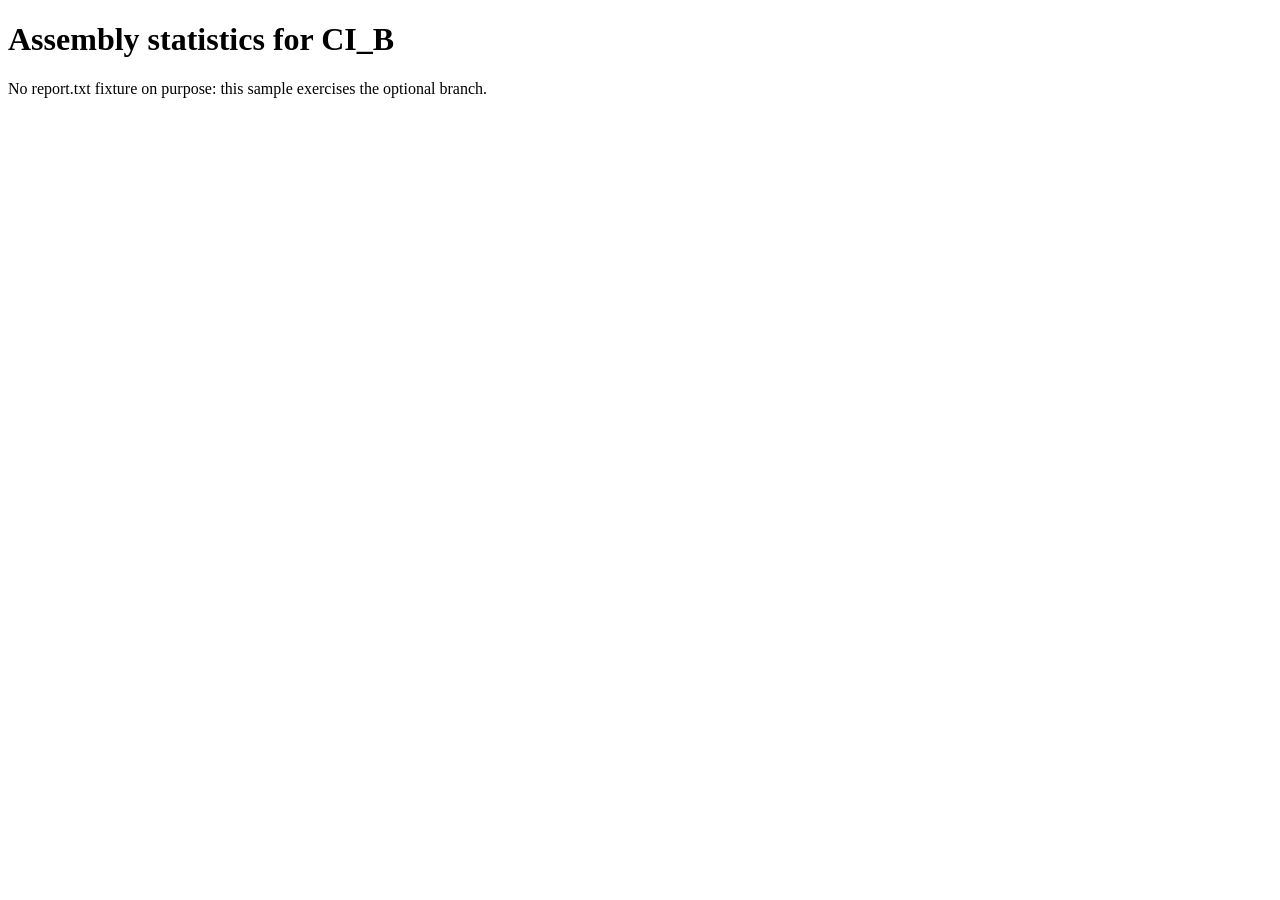
<file: tests/ci/fixtures/quast/CI_B/report.html>
<!DOCTYPE html>
<html lang="en">
<head>
    <meta http-equiv="Content-Type" content="text/html;charset=utf-8">
    <style rel="stylesheet">.tooltip-inner{max-width:200px;}</style>
    <title>QUAST report CI_B</title>
</head>
<body>
<h1>Assembly statistics for CI_B</h1>
<p>No report.txt fixture on purpose: this sample exercises the optional branch.</p>
<script type="text/javascript">var q = "B<b&c";</script>
</body>
</html>
</file>
